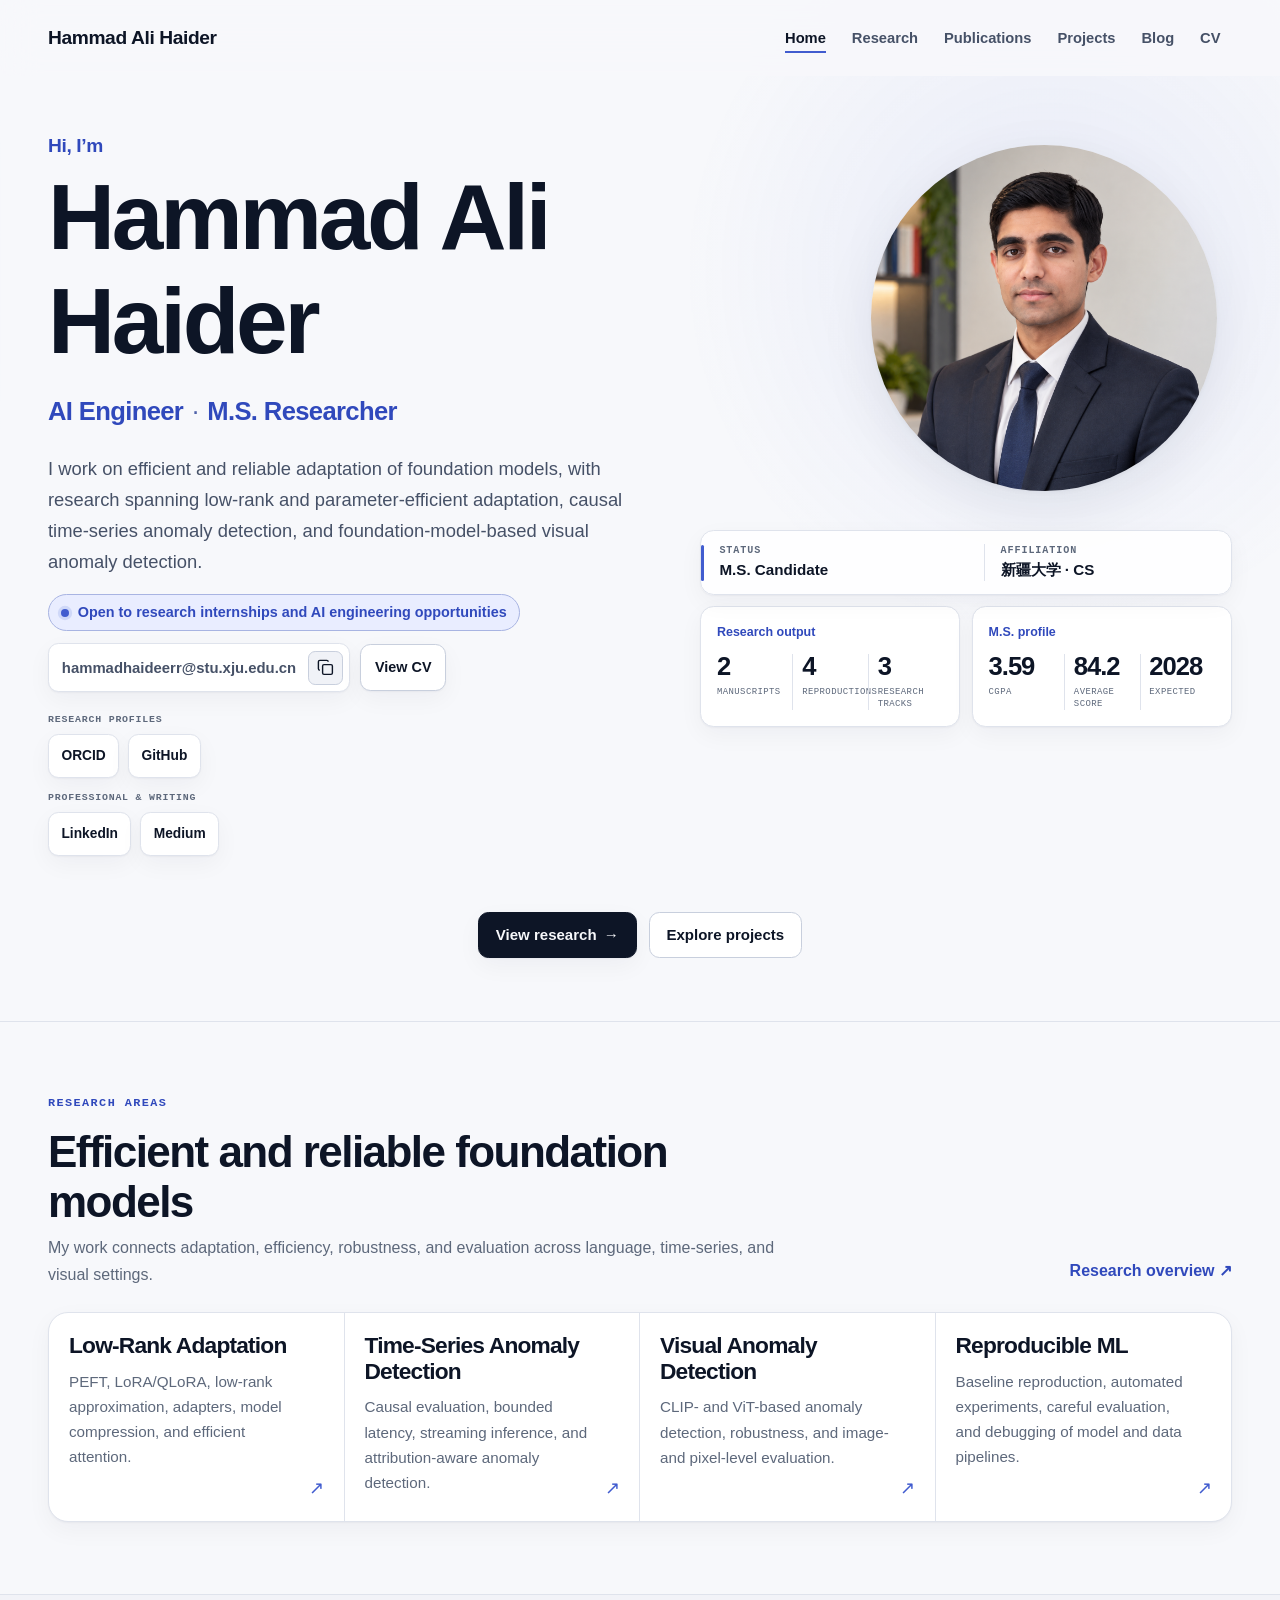
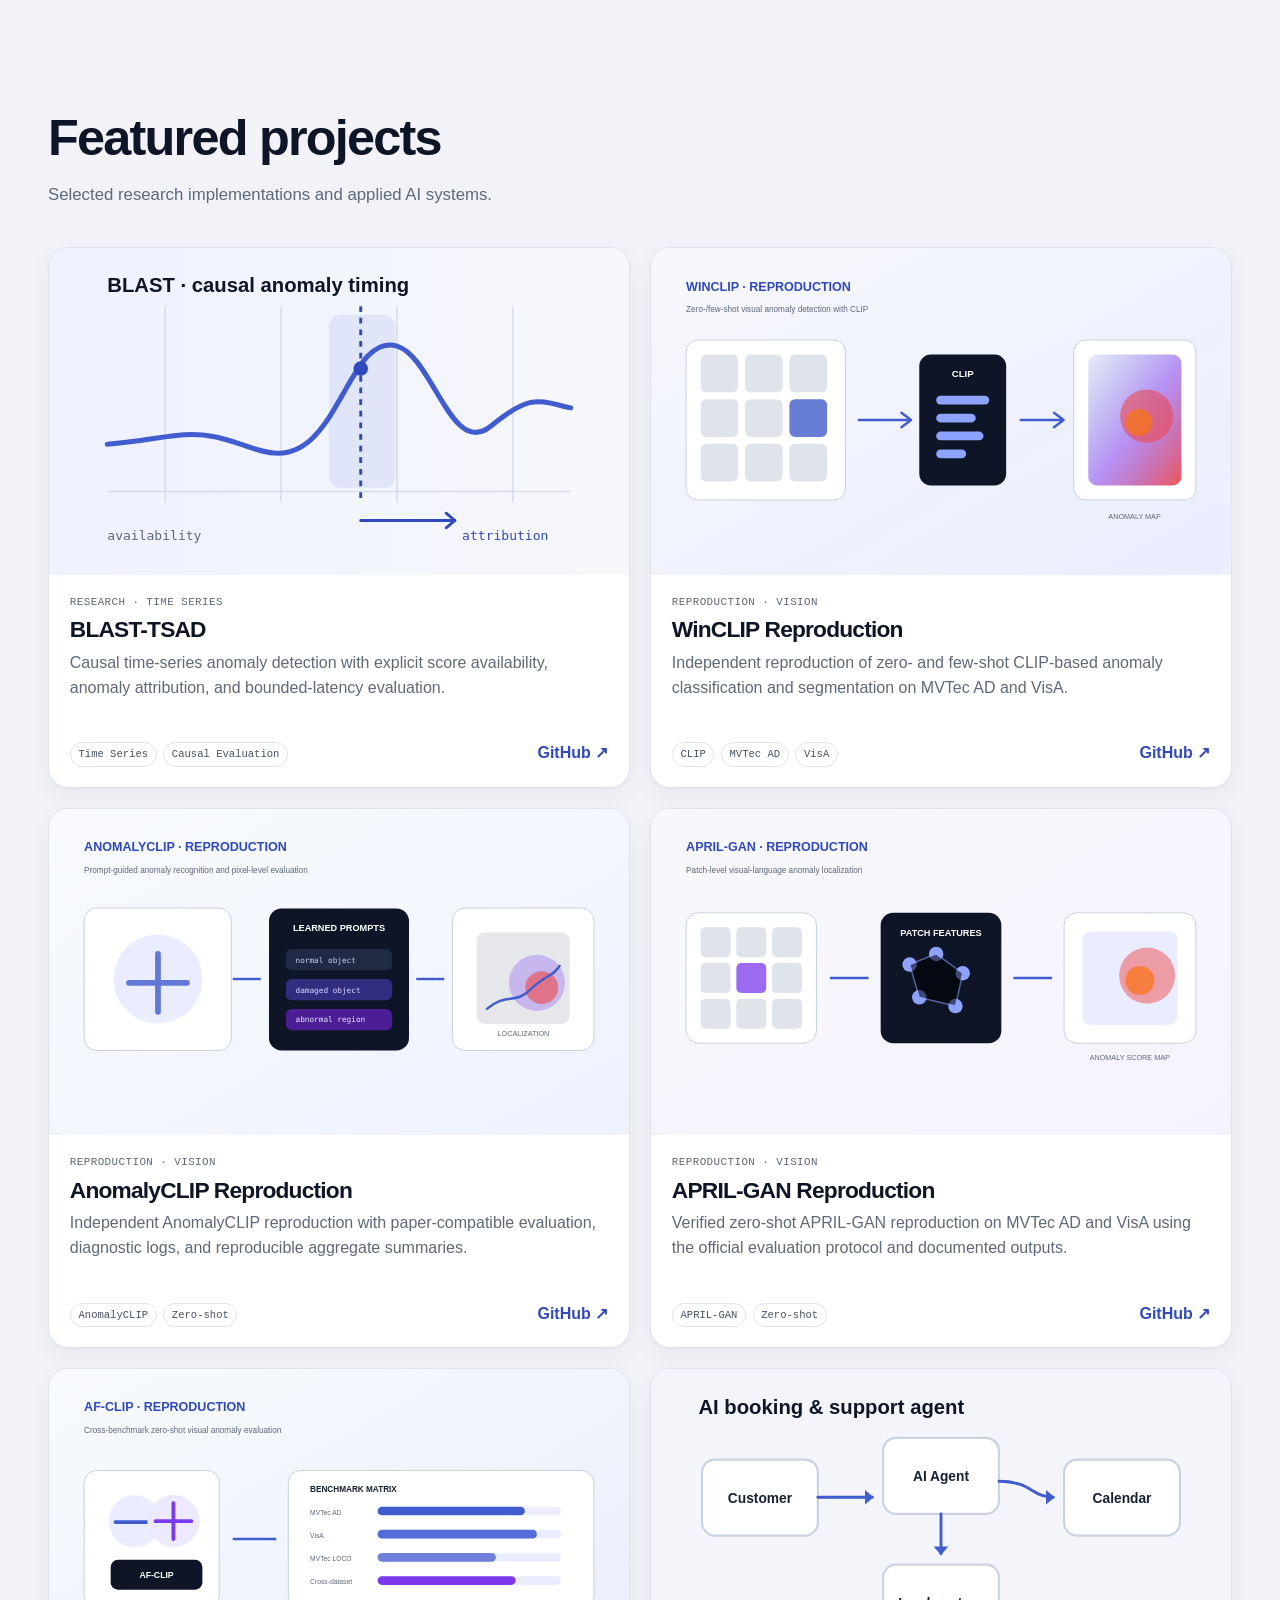
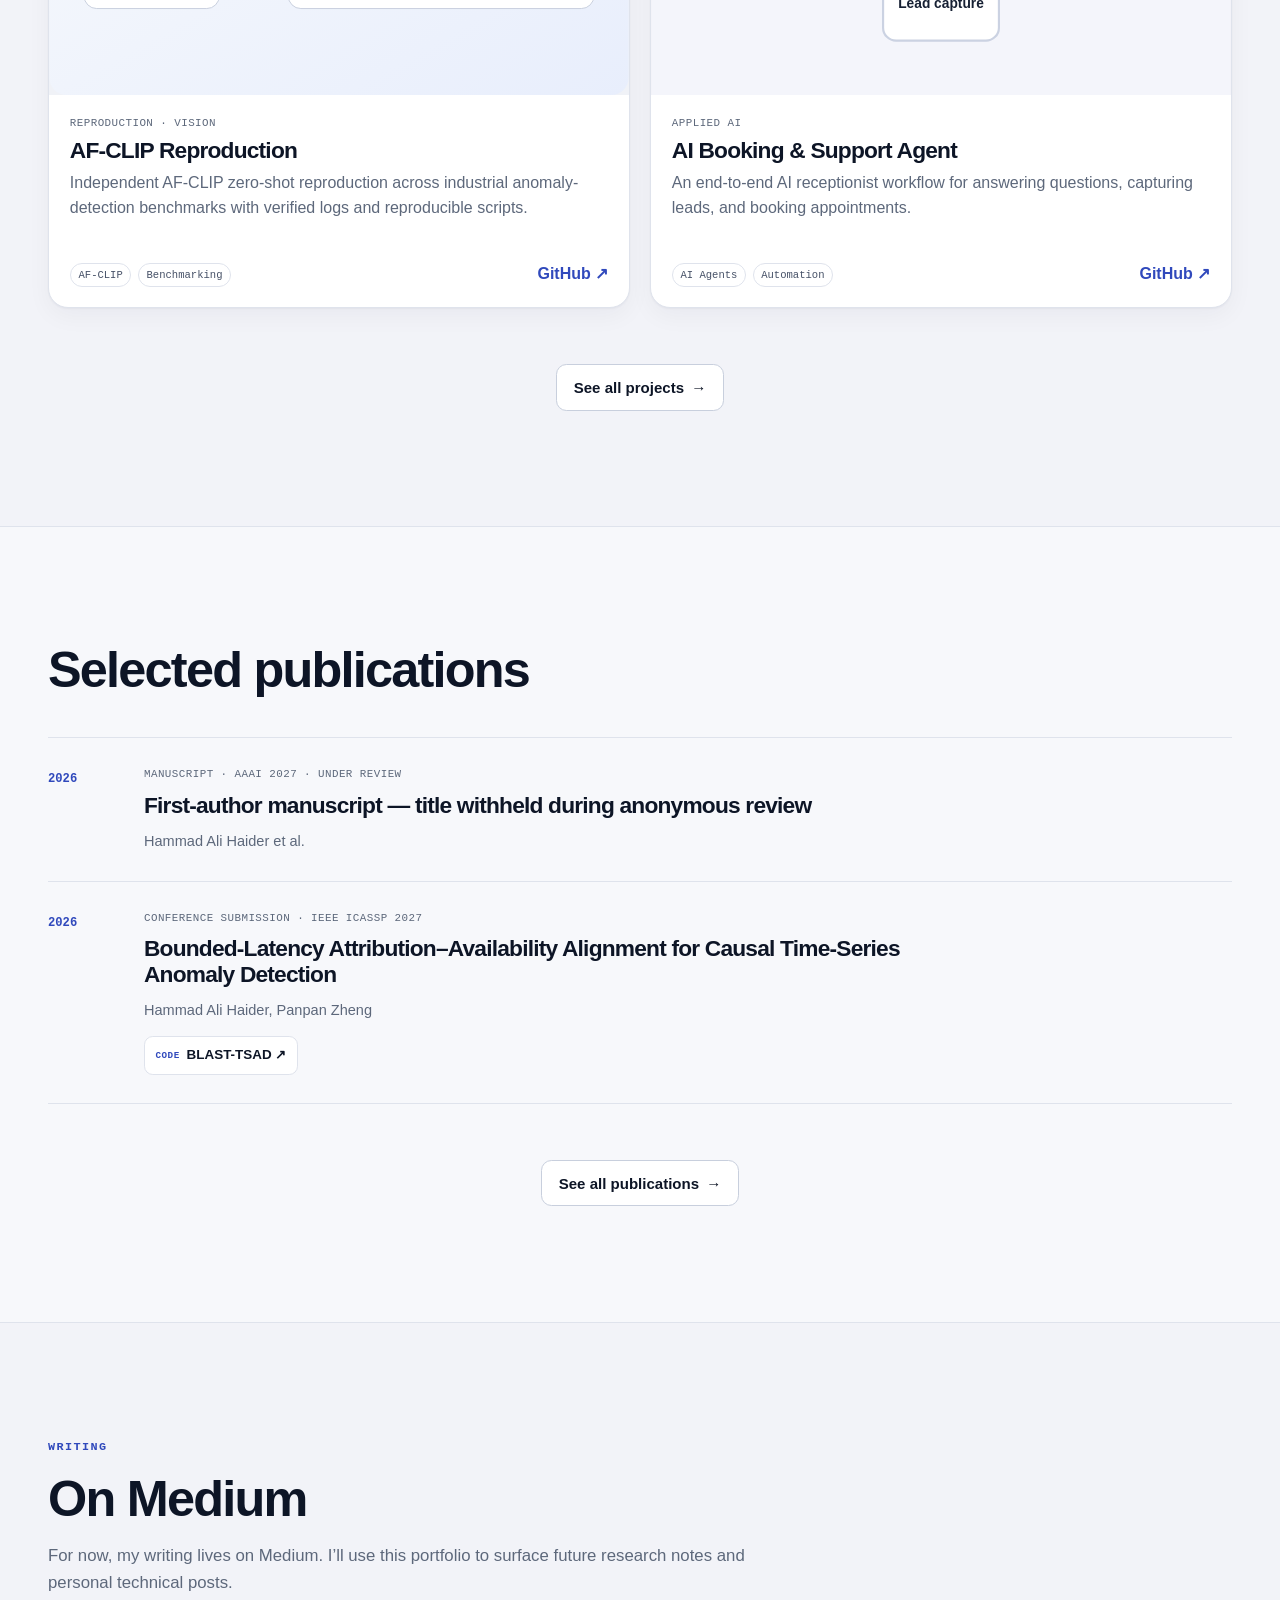
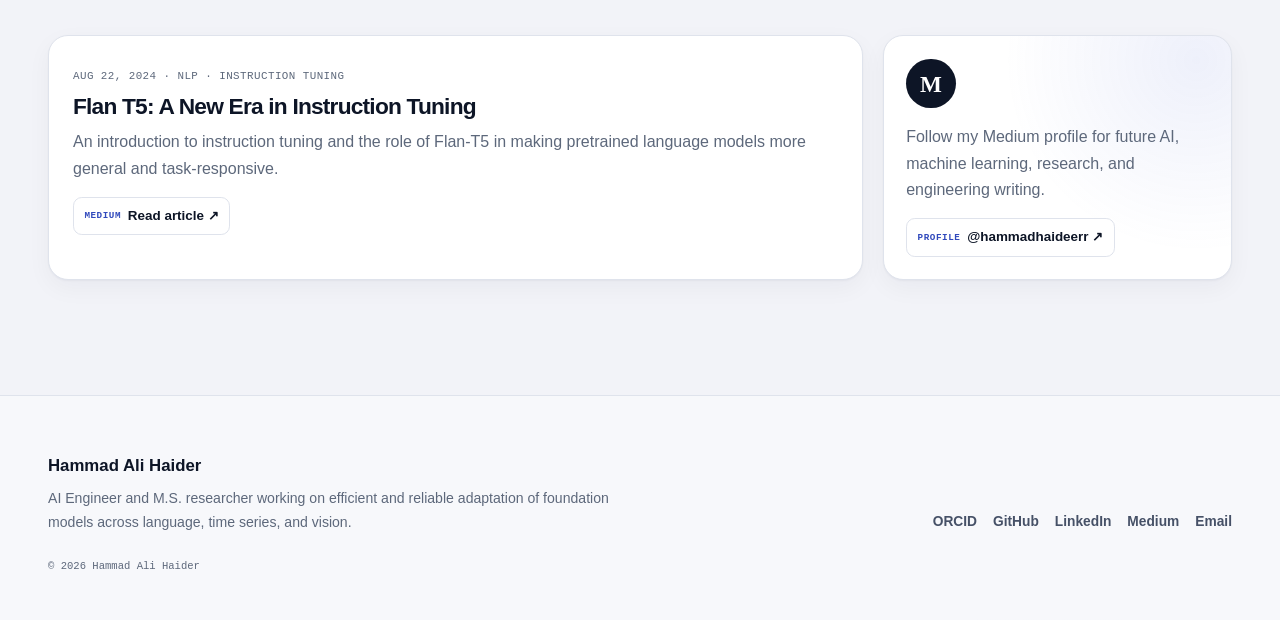
<file: index.html>
<!doctype html>
<html lang="en">
<head>
  <meta charset="utf-8" />
  <meta name="viewport" content="width=device-width,initial-scale=1" />
  <meta name="description" content="Hammad Ali Haider — AI Engineer and M.S. researcher at Xinjiang University working on efficient foundation-model adaptation, time-series anomaly detection, and visual anomaly detection." />
  <meta property="og:image" content="https://hammadhaideer.github.io/assets/hammad-profile.png" />
  <meta name="twitter:card" content="summary" />
  <meta name="twitter:image" content="https://hammadhaideer.github.io/assets/hammad-profile.png" />
  <title>Hammad Ali Haider — AI Engineer & M.S. Researcher</title>
  <link rel="stylesheet" href="assets/styles.css" />
</head>
<body>
<header class="site-header">
  <div class="shell header-inner">
    <a class="wordmark" href="index.html">Hammad Ali Haider</a>
    <nav class="primary-nav" aria-label="Primary navigation">
      <a class="active" href="index.html">Home</a><a href="research.html">Research</a><a href="publications.html">Publications</a><a href="projects.html">Projects</a><a href="https://medium.com/@hammadhaideerr" target="_blank" rel="noopener">Blog</a><a href="cv.html">CV</a>
    </nav>
  </div>
</header>
<main>
  <section class="hero shell">
    <div class="hero-content">
      <div class="hero-identity">
        <p class="hero-intro">Hi, I’m</p>
        <h1>Hammad Ali Haider</h1>
        <p class="hero-role">AI Engineer <span aria-hidden="true">·</span> M.S. Researcher</p>
        <p class="hero-description">I work on efficient and reliable adaptation of foundation models, with research spanning low-rank and parameter-efficient adaptation, causal time-series anomaly detection, and foundation-model-based visual anomaly detection.</p>
        <p class="hero-availability"><span class="hero-availability-dot" aria-hidden="true"></span>Open to research internships and AI engineering opportunities</p>
        <div class="hero-contact-row">
          <div class="hero-email">
            <span class="hero-email-address">hammadhaideerr@stu.xju.edu.cn</span>
            <button class="hero-email-copy" type="button" data-copy-email="hammadhaideerr@stu.xju.edu.cn" aria-label="Copy email address" title="Copy email address">
              <svg class="copy-icon" viewBox="0 0 24 24" fill="none" stroke="currentColor" stroke-width="2" aria-hidden="true"><rect width="14" height="14" x="8" y="8" rx="2"/><path d="M4 16c-1.1 0-2-.9-2-2V4c0-1.1.9-2 2-2h10c1.1 0 2 .9 2 2"/></svg>
              <svg class="copy-check" viewBox="0 0 24 24" fill="none" stroke="currentColor" stroke-width="2" aria-hidden="true"><path d="M20 6 9 17l-5-5"/></svg>
            </button>
            <span class="sr-only" data-copy-status aria-live="polite"></span>
          </div>
          <a class="hero-cv-button" href="cv.html">View CV</a>
        </div>
      </div>

      <div class="hero-profile-column">
        <div class="profile-portrait" aria-label="Portrait of Hammad Ali Haider">
          <div class="portrait-frame"><img src="assets/hammad-profile.png" alt="Hammad Ali Haider" /></div>
        </div>
        <div class="hero-facts" aria-label="Current position">
          <div class="hero-fact">
            <div class="hero-fact-item"><span class="hero-fact-label">Status</span><strong>M.S. Candidate</strong></div>
            <div class="hero-fact-item"><span class="hero-fact-label">Affiliation</span><strong title="Xinjiang University · Computer Science">新疆大学 · CS</strong></div>
          </div>
        </div>
        <div class="hero-metric-panels" aria-label="Academic profile">
          <section class="hero-metric-panel">
            <div class="hero-metric-heading">Research output</div>
            <div class="hero-metric-values">
              <div><strong>2</strong><span>Manuscripts</span></div>
              <div><strong>4</strong><span>Reproductions</span></div>
              <div><strong>3</strong><span>Research tracks</span></div>
            </div>
          </section>
          <section class="hero-metric-panel">
            <div class="hero-metric-heading">M.S. profile</div>
            <div class="hero-metric-values">
              <div><strong>3.59</strong><span>CGPA</span></div>
              <div><strong>84.2</strong><span>Average Score</span></div>
              <div><strong>2028</strong><span>Expected</span></div>
            </div>
          </section>
        </div>
      </div>

      <div class="hero-details">
        <div class="profile-link-groups" aria-label="Professional profiles">
          <div>
            <p class="profile-link-group-label">Research profiles</p>
            <div class="hero-links">
              <a class="profile-link" href="https://orcid.org/0009-0006-5678-9954" target="_blank" rel="me noopener">ORCID</a>
              <a class="profile-link" href="https://github.com/hammadhaideer" target="_blank" rel="me noopener">GitHub</a>
            </div>
          </div>
          <div>
            <p class="profile-link-group-label">Professional & writing</p>
            <div class="hero-links">
              <a class="profile-link" href="https://www.linkedin.com/in/hammad-ali-haider/" target="_blank" rel="me noopener">LinkedIn</a>
              <a class="profile-link" href="https://medium.com/@hammadhaideerr" target="_blank" rel="me noopener">Medium</a>
            </div>
          </div>
        </div>
      </div>

      <div class="hero-actions">
        <a class="button" href="research.html">View research <span aria-hidden="true">→</span></a>
        <a class="button secondary" href="projects.html">Explore projects</a>
      </div>
    </div>
  </section>

  <section class="content-section research-areas-section" aria-labelledby="research-areas-heading">
    <div class="shell">
      <div class="section-heading">
        <div>
          <p class="eyebrow">Research areas</p>
          <h2 id="research-areas-heading">Efficient and reliable foundation models</h2>
          <p class="section-description">My work connects adaptation, efficiency, robustness, and evaluation across language, time-series, and visual settings.</p>
        </div>
        <a class="section-link" href="research.html">Research overview ↗</a>
      </div>
      <div class="research-grid">
        <a class="research-card" href="research.html#adaptation"><h3>Low-Rank Adaptation</h3><p>PEFT, LoRA/QLoRA, low-rank approximation, adapters, model compression, and efficient attention.</p></a>
        <a class="research-card" href="research.html#time-series"><h3>Time-Series Anomaly Detection</h3><p>Causal evaluation, bounded latency, streaming inference, and attribution-aware anomaly detection.</p></a>
        <a class="research-card" href="research.html#vision"><h3>Visual Anomaly Detection</h3><p>CLIP- and ViT-based anomaly detection, robustness, and image- and pixel-level evaluation.</p></a>
        <a class="research-card" href="research.html#reproducibility"><h3>Reproducible ML</h3><p>Baseline reproduction, automated experiments, careful evaluation, and debugging of model and data pipelines.</p></a>
      </div>
    </div>
  </section>

  <section class="content-section subtle" aria-labelledby="featured-projects-heading">
    <div class="shell">
      <div class="section-heading">
        <div><h2 id="featured-projects-heading">Featured projects</h2><p class="section-description">Selected research implementations and applied AI systems.</p></div>
      </div>
      <div class="project-grid">
        <article class="project-card"><a class="project-card-visual" href="https://github.com/hammadhaideer/BLAST-TSAD" target="_blank" rel="noopener"><img src="assets/blast.svg" alt="Professional timeline illustration for BLAST-TSAD" /></a><div class="project-card-body"><p class="kicker">Research · Time series</p><h3>BLAST-TSAD</h3><p>Causal time-series anomaly detection with explicit score availability, anomaly attribution, and bounded-latency evaluation.</p><div class="project-card-footer"><div class="tag-row"><span class="tag">Time Series</span><span class="tag">Causal Evaluation</span></div><a class="text-link" href="https://github.com/hammadhaideer/BLAST-TSAD" target="_blank" rel="noopener">GitHub ↗</a></div></div></article>
        <article class="project-card"><a class="project-card-visual" href="https://github.com/hammadhaideer/winclip-reproduced" target="_blank" rel="noopener"><img src="assets/winclip.svg" alt="Professional technical illustration for the WinCLIP reproduction" /></a><div class="project-card-body"><p class="kicker">Reproduction · Vision</p><h3>WinCLIP Reproduction</h3><p>Independent reproduction of zero- and few-shot CLIP-based anomaly classification and segmentation on MVTec AD and VisA.</p><div class="project-card-footer"><div class="tag-row"><span class="tag">CLIP</span><span class="tag">MVTec AD</span><span class="tag">VisA</span></div><a class="text-link" href="https://github.com/hammadhaideer/winclip-reproduced" target="_blank" rel="noopener">GitHub ↗</a></div></div></article>
        <article class="project-card"><a class="project-card-visual" href="https://github.com/hammadhaideer/anomalyclip-reproduced" target="_blank" rel="noopener"><img src="assets/anomalyclip.svg" alt="Professional technical illustration for the AnomalyCLIP reproduction" /></a><div class="project-card-body"><p class="kicker">Reproduction · Vision</p><h3>AnomalyCLIP Reproduction</h3><p>Independent AnomalyCLIP reproduction with paper-compatible evaluation, diagnostic logs, and reproducible aggregate summaries.</p><div class="project-card-footer"><div class="tag-row"><span class="tag">AnomalyCLIP</span><span class="tag">Zero-shot</span></div><a class="text-link" href="https://github.com/hammadhaideer/anomalyclip-reproduced" target="_blank" rel="noopener">GitHub ↗</a></div></div></article>
        <article class="project-card"><a class="project-card-visual" href="https://github.com/hammadhaideer/april-gan-reproduced" target="_blank" rel="noopener"><img src="assets/aprilgan.svg" alt="Professional technical illustration for the APRIL-GAN reproduction" /></a><div class="project-card-body"><p class="kicker">Reproduction · Vision</p><h3>APRIL-GAN Reproduction</h3><p>Verified zero-shot APRIL-GAN reproduction on MVTec AD and VisA using the official evaluation protocol and documented outputs.</p><div class="project-card-footer"><div class="tag-row"><span class="tag">APRIL-GAN</span><span class="tag">Zero-shot</span></div><a class="text-link" href="https://github.com/hammadhaideer/april-gan-reproduced" target="_blank" rel="noopener">GitHub ↗</a></div></div></article>
        <article class="project-card"><a class="project-card-visual" href="https://github.com/hammadhaideer/af-clip-reproduced" target="_blank" rel="noopener"><img src="assets/afclip.svg" alt="Professional technical illustration for the AF-CLIP reproduction" /></a><div class="project-card-body"><p class="kicker">Reproduction · Vision</p><h3>AF-CLIP Reproduction</h3><p>Independent AF-CLIP zero-shot reproduction across industrial anomaly-detection benchmarks with verified logs and reproducible scripts.</p><div class="project-card-footer"><div class="tag-row"><span class="tag">AF-CLIP</span><span class="tag">Benchmarking</span></div><a class="text-link" href="https://github.com/hammadhaideer/af-clip-reproduced" target="_blank" rel="noopener">GitHub ↗</a></div></div></article>
        <article class="project-card"><a class="project-card-visual" href="https://github.com/hammadhaideer/ai-booking-agent" target="_blank" rel="noopener"><img src="assets/agent.svg" alt="Professional workflow illustration for the AI Booking and Support Agent" /></a><div class="project-card-body"><p class="kicker">Applied AI</p><h3>AI Booking & Support Agent</h3><p>An end-to-end AI receptionist workflow for answering questions, capturing leads, and booking appointments.</p><div class="project-card-footer"><div class="tag-row"><span class="tag">AI Agents</span><span class="tag">Automation</span></div><a class="text-link" href="https://github.com/hammadhaideer/ai-booking-agent" target="_blank" rel="noopener">GitHub ↗</a></div></div></article>
      </div>
      <div class="hero-actions"><a class="button secondary" href="projects.html">See all projects <span aria-hidden="true">→</span></a></div>
    </div>
  </section>

  <section class="content-section" aria-labelledby="selected-publications-heading"><div class="shell"><div class="section-heading"><div><h2 id="selected-publications-heading">Selected publications</h2></div></div><div class="publication-list"><article class="publication-item"><div class="publication-year">2026</div><div class="publication-content"><p class="publication-meta">Manuscript · AAAI 2027 · Under review</p><h3>First-author manuscript — title withheld during anonymous review</h3><p class="publication-authors">Hammad Ali Haider et al.</p></div></article><article class="publication-item"><div class="publication-year">2026</div><div class="publication-content"><p class="publication-meta">Conference submission · IEEE ICASSP 2027</p><h3>Bounded-Latency Attribution–Availability Alignment for Causal Time-Series Anomaly Detection</h3><p class="publication-authors">Hammad Ali Haider, Panpan Zheng</p><div class="publication-links"><a class="link-chip" href="https://github.com/hammadhaideer/BLAST-TSAD" target="_blank" rel="noopener"><small>Code</small> BLAST-TSAD ↗</a></div></div></article></div><div class="hero-actions"><a class="button secondary" href="publications.html">See all publications <span aria-hidden="true">→</span></a></div></div></section>

  <section class="content-section subtle" aria-labelledby="writing-heading"><div class="shell"><div class="section-heading"><div><p class="eyebrow">Writing</p><h2 id="writing-heading">On Medium</h2><p class="section-description">For now, my writing lives on Medium. I’ll use this portfolio to surface future research notes and personal technical posts.</p></div></div><div class="writing-grid"><article class="writing-card"><p class="post-card-meta">Aug 22, 2024 · NLP · Instruction tuning</p><h3>Flan T5: A New Era in Instruction Tuning</h3><p>An introduction to instruction tuning and the role of Flan-T5 in making pretrained language models more general and task-responsive.</p><div class="publication-links"><a class="link-chip" href="https://medium.com/@hammadhaideerr/flan-t5-a-new-era-in-instruction-tuning-8e68f5d72b8e" target="_blank" rel="noopener"><small>Medium</small> Read article ↗</a></div></article><aside class="medium-profile-card"><div><span class="medium-mark">M</span><p>Follow my Medium profile for future AI, machine learning, research, and engineering writing.</p></div><div class="publication-links"><a class="link-chip" href="https://medium.com/@hammadhaideerr" target="_blank" rel="noopener"><small>Profile</small> @hammadhaideerr ↗</a></div></aside></div></div></section>
</main>
<footer class="footer"><div class="shell"><div class="footer-inner"><div><strong>Hammad Ali Haider</strong><p class="footer-description">AI Engineer and M.S. researcher working on efficient and reliable adaptation of foundation models across language, time series, and vision.</p></div><div class="footer-links"><a href="https://orcid.org/0009-0006-5678-9954" target="_blank" rel="me noopener">ORCID</a><a href="https://github.com/hammadhaideer" target="_blank" rel="me noopener">GitHub</a><a href="https://www.linkedin.com/in/hammad-ali-haider/" target="_blank" rel="me noopener">LinkedIn</a><a href="https://medium.com/@hammadhaideerr" target="_blank" rel="me noopener">Medium</a><a href="mailto:hammadhaideerr@stu.xju.edu.cn">Email</a></div></div><p class="footer-copy">© <span data-year></span> Hammad Ali Haider</p></div></footer>
<script src="assets/app.js"></script>
</body>
</html>
</file>
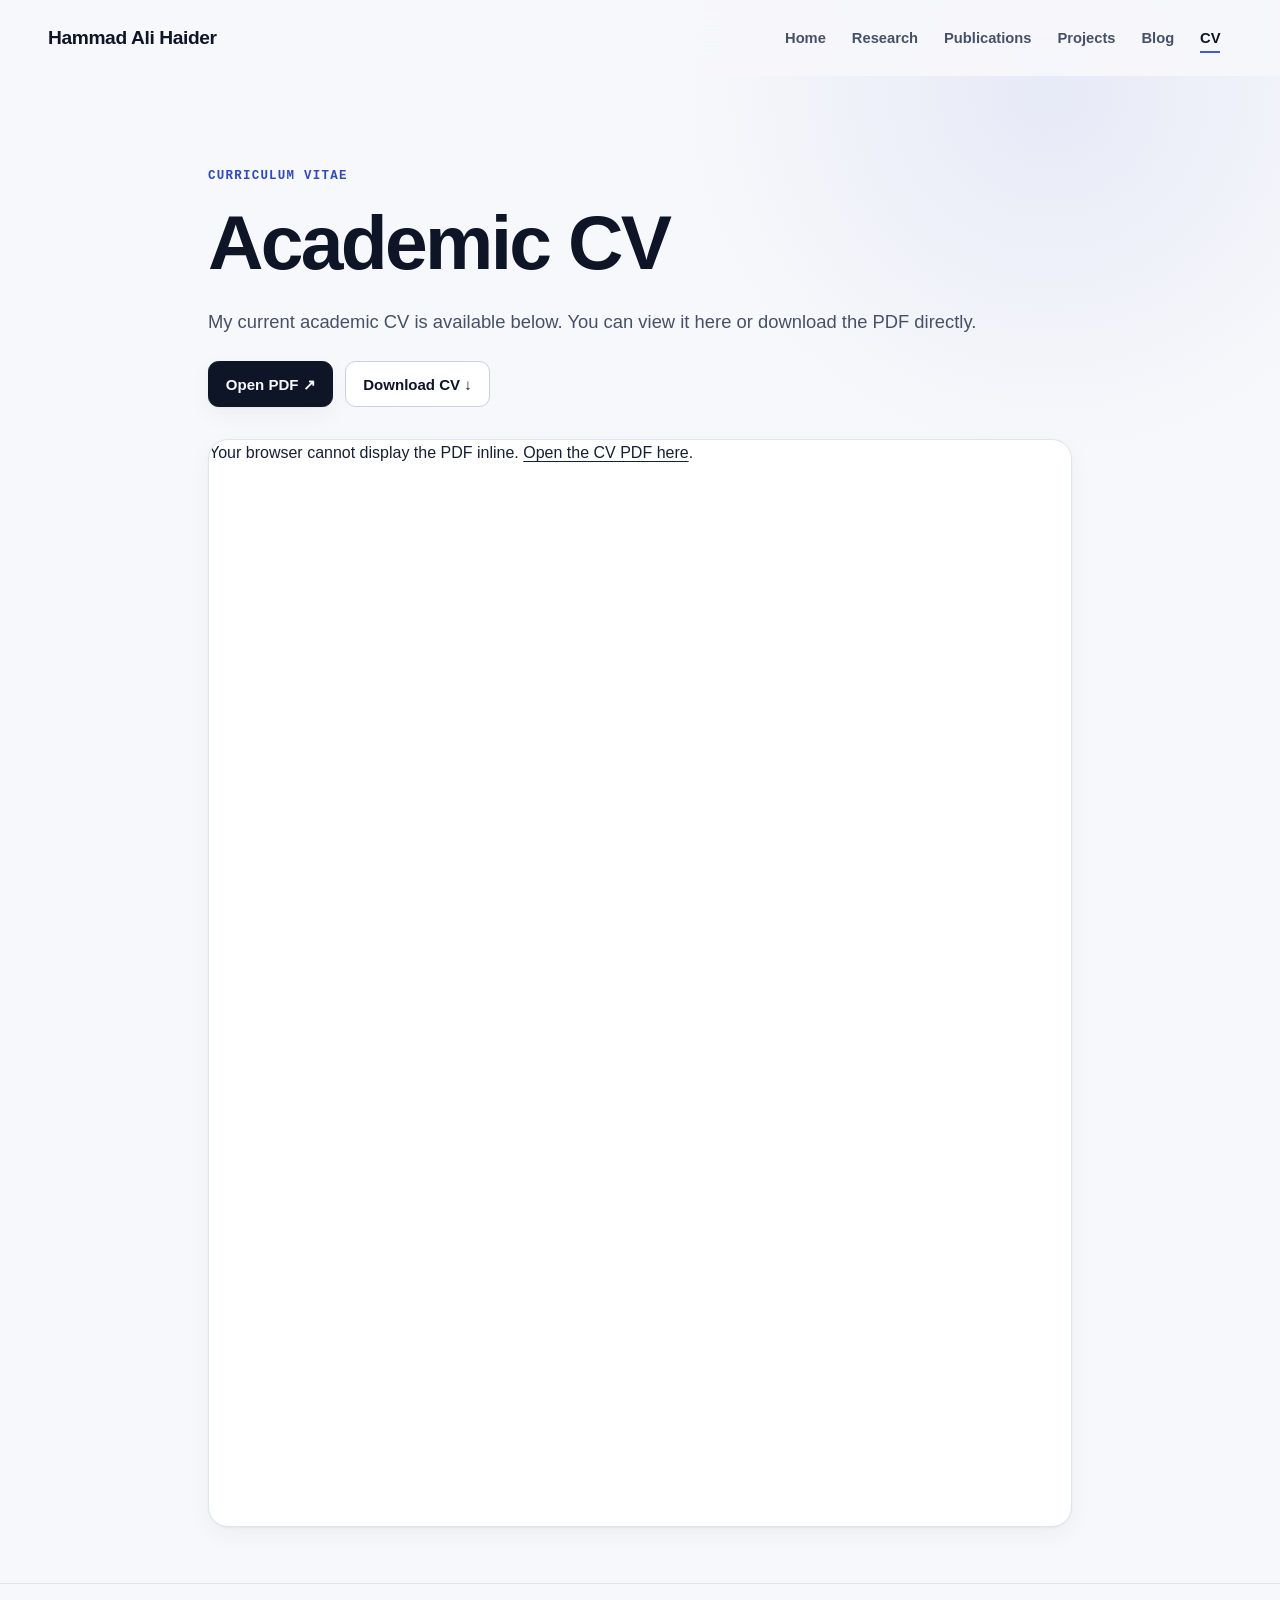
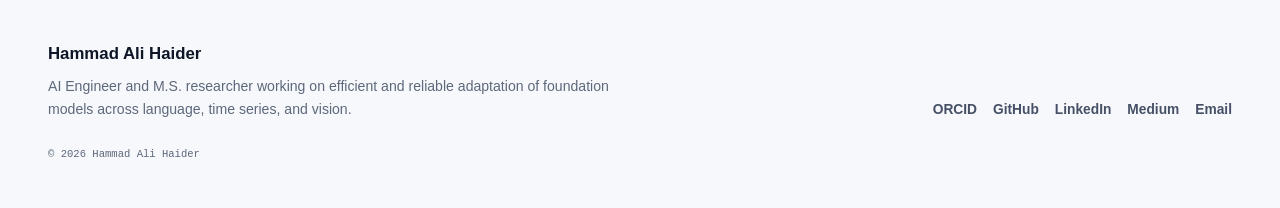
<file: cv.html>
<!doctype html>
<html lang="en">
<head>
  <meta charset="utf-8" />
  <meta name="viewport" content="width=device-width,initial-scale=1" />
  <title>CV — Hammad Ali Haider</title>
  <link rel="stylesheet" href="assets/styles.css" />
  <style>
    .cv-actions{display:flex;flex-wrap:wrap;gap:.75rem;margin-top:1.5rem}
    .cv-viewer{margin-top:2rem;height:68rem;border:1px solid var(--border);border-radius:var(--radius-lg);background:var(--surface);box-shadow:var(--shadow-sm);overflow:hidden}
    .cv-viewer object{display:block;width:100%;height:100%;border:0}
    @media(max-width:760px){.cv-viewer{height:44rem}}
  </style>
</head>
<body>
<header class="site-header">
  <div class="shell header-inner">
    <a class="wordmark" href="index.html">Hammad Ali Haider</a>
    <nav class="primary-nav" aria-label="Primary navigation">
      <a href="index.html">Home</a><a href="research.html">Research</a><a href="publications.html">Publications</a><a href="projects.html">Projects</a><a href="https://medium.com/@hammadhaideerr" target="_blank" rel="noopener">Blog</a><a href="cv.html" class="active">CV</a>
    </nav>
  </div>
</header>
<main>
  <section class="page-head narrow-shell">
    <p class="page-label">Curriculum vitae</p>
    <h1>Academic CV</h1>
    <p class="page-lead">My current academic CV is available below. You can view it here or download the PDF directly.</p>
    <div class="cv-actions">
      <a class="button" href="cv/hammad-ali-haider-cv.pdf" target="_blank" rel="noopener">Open PDF ↗</a>
      <a class="button secondary" href="cv/hammad-ali-haider-cv.pdf" download="Hammad_Ali_Haider_Academic_CV.pdf">Download CV ↓</a>
    </div>
    <div class="cv-viewer" aria-label="Hammad Ali Haider academic CV">
      <object data="cv/hammad-ali-haider-cv.pdf#view=FitH" type="application/pdf">
        <p>Your browser cannot display the PDF inline. <a href="cv/hammad-ali-haider-cv.pdf">Open the CV PDF here</a>.</p>
      </object>
    </div>
  </section>
</main>
<footer class="footer"><div class="shell"><div class="footer-inner"><div><strong>Hammad Ali Haider</strong><p class="footer-description">AI Engineer and M.S. researcher working on efficient and reliable adaptation of foundation models across language, time series, and vision.</p></div><div class="footer-links"><a href="https://orcid.org/0009-0006-5678-9954" target="_blank" rel="me noopener">ORCID</a><a href="https://github.com/hammadhaideer" target="_blank" rel="me noopener">GitHub</a><a href="https://www.linkedin.com/in/hammad-ali-haider/" target="_blank" rel="me noopener">LinkedIn</a><a href="https://medium.com/@hammadhaideerr" target="_blank" rel="me noopener">Medium</a><a href="mailto:hammadhaideerr@stu.xju.edu.cn">Email</a></div></div><p class="footer-copy">© <span data-year></span> Hammad Ali Haider</p></div></footer>
<script src="assets/app.js"></script>
</body>
</html>
</file>
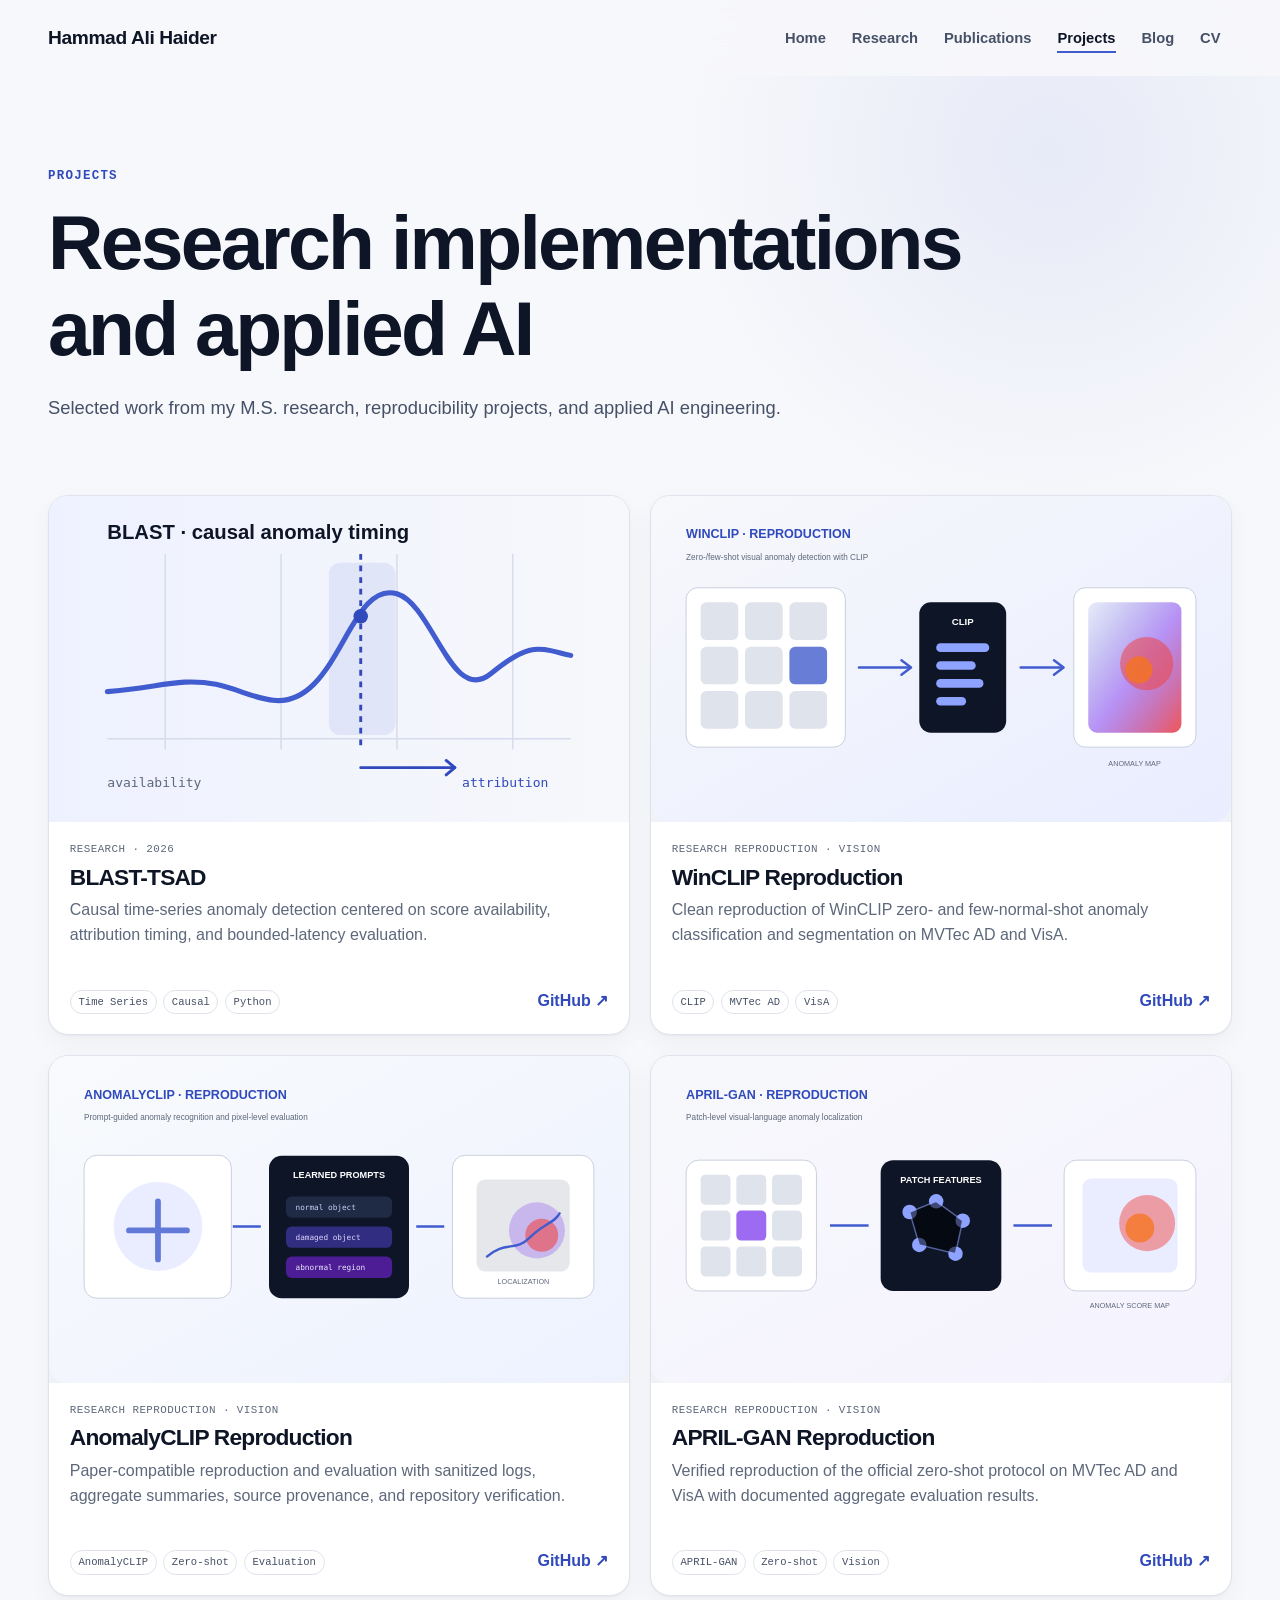
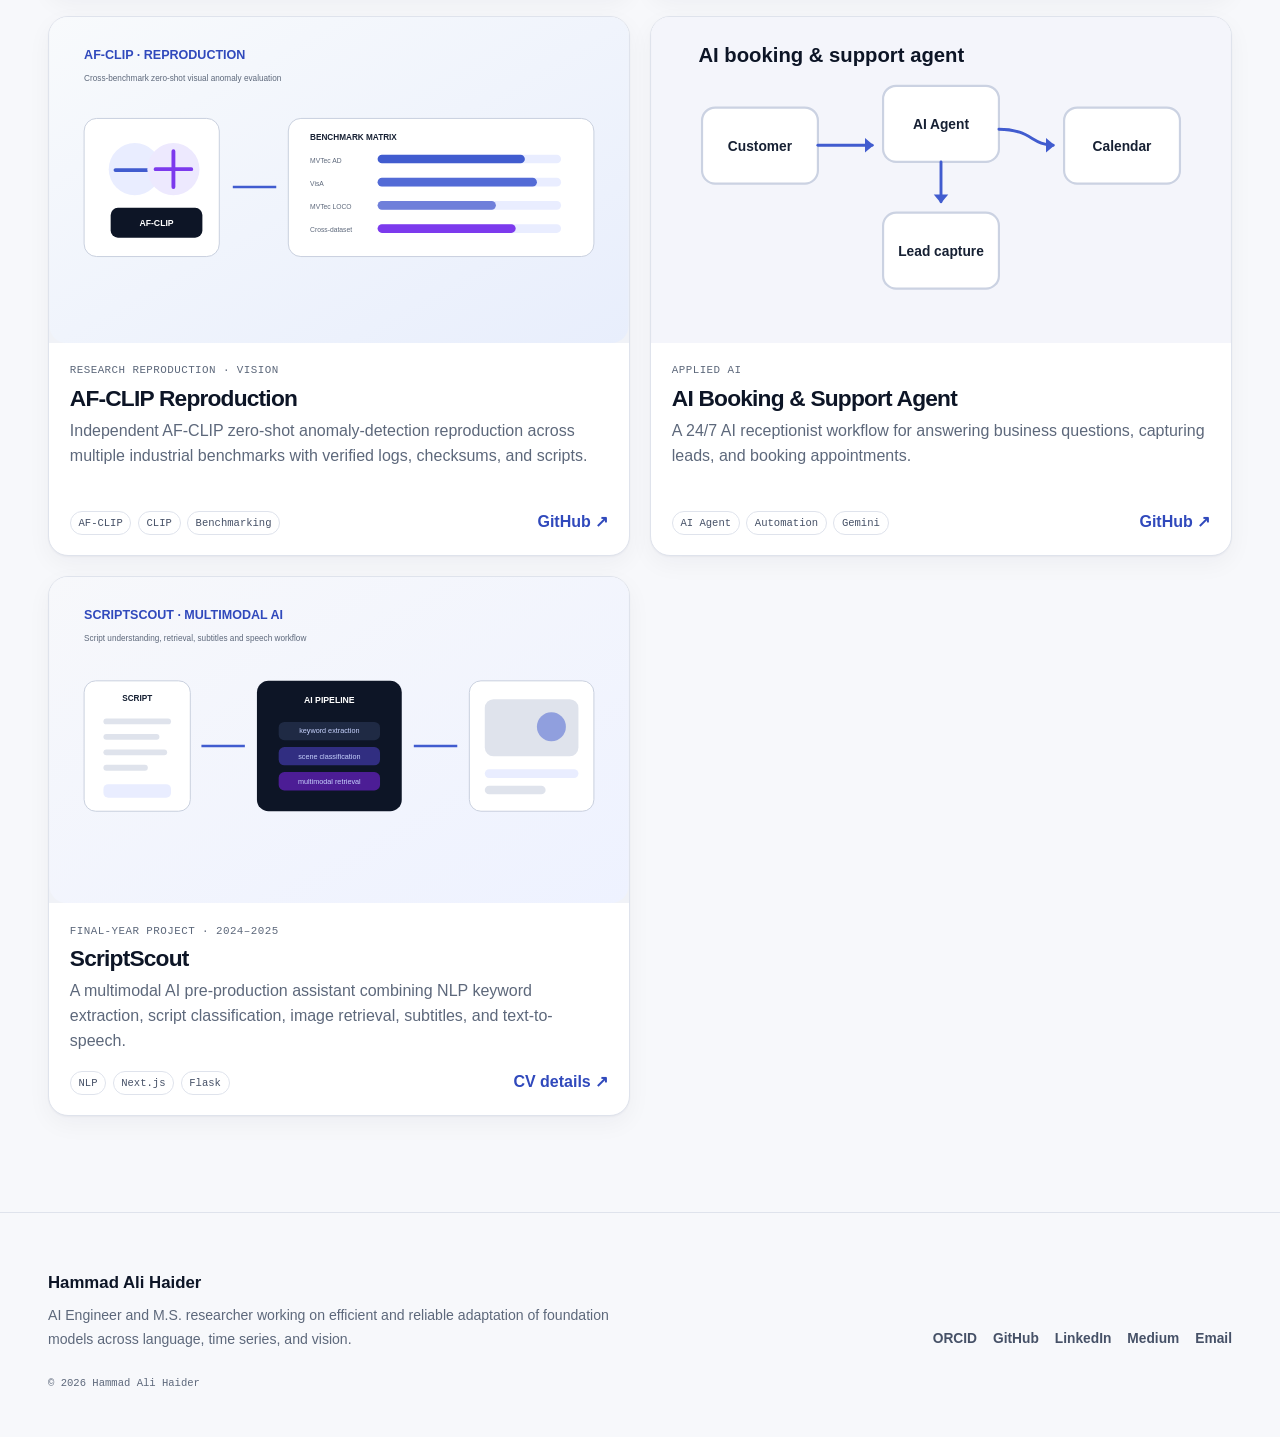
<file: projects.html>
<!doctype html>
<html lang="en">
<head>
  <meta charset="utf-8" />
  <meta name="viewport" content="width=device-width,initial-scale=1" />
  <meta name="description" content="Research and engineering projects by Hammad Ali Haider." />
  <title>Projects — Hammad Ali Haider</title>
  <link rel="stylesheet" href="assets/styles.css" />
</head>
<body>
<header class="site-header">
  <div class="shell header-inner">
    <a class="wordmark" href="index.html">Hammad Ali Haider</a>
    <nav class="primary-nav" aria-label="Primary navigation">
      <a href="index.html">Home</a><a href="research.html">Research</a><a href="publications.html">Publications</a><a class="active" href="projects.html">Projects</a><a href="https://medium.com/@hammadhaideerr" target="_blank" rel="noopener">Blog</a><a href="cv.html">CV</a>
    </nav>
  </div>
</header>
<main class="projects-page">
  <section class="page-head shell">
    <p class="page-label">Projects</p>
    <h1>Research implementations and applied AI</h1>
    <p class="page-lead">Selected work from my M.S. research, reproducibility projects, and applied AI engineering.</p>
  </section>
  <section class="shell">
    <div class="project-grid">
      <article class="project-card"><a class="project-card-visual" href="https://github.com/hammadhaideer/BLAST-TSAD" target="_blank" rel="noopener"><img src="assets/blast.svg" alt="Professional timeline illustration for BLAST-TSAD" /></a><div class="project-card-body"><p class="kicker">Research · 2026</p><h3>BLAST-TSAD</h3><p>Causal time-series anomaly detection centered on score availability, attribution timing, and bounded-latency evaluation.</p><div class="project-card-footer"><div class="tag-row"><span class="tag">Time Series</span><span class="tag">Causal</span><span class="tag">Python</span></div><a class="text-link" href="https://github.com/hammadhaideer/BLAST-TSAD" target="_blank" rel="noopener">GitHub ↗</a></div></div></article>
      <article class="project-card"><a class="project-card-visual" href="https://github.com/hammadhaideer/winclip-reproduced" target="_blank" rel="noopener"><img src="assets/winclip.svg" alt="Professional technical illustration for WinCLIP reproduction" /></a><div class="project-card-body"><p class="kicker">Research reproduction · Vision</p><h3>WinCLIP Reproduction</h3><p>Clean reproduction of WinCLIP zero- and few-normal-shot anomaly classification and segmentation on MVTec AD and VisA.</p><div class="project-card-footer"><div class="tag-row"><span class="tag">CLIP</span><span class="tag">MVTec AD</span><span class="tag">VisA</span></div><a class="text-link" href="https://github.com/hammadhaideer/winclip-reproduced" target="_blank" rel="noopener">GitHub ↗</a></div></div></article>
      <article class="project-card"><a class="project-card-visual" href="https://github.com/hammadhaideer/anomalyclip-reproduced" target="_blank" rel="noopener"><img src="assets/anomalyclip.svg" alt="Professional technical illustration for AnomalyCLIP reproduction" /></a><div class="project-card-body"><p class="kicker">Research reproduction · Vision</p><h3>AnomalyCLIP Reproduction</h3><p>Paper-compatible reproduction and evaluation with sanitized logs, aggregate summaries, source provenance, and repository verification.</p><div class="project-card-footer"><div class="tag-row"><span class="tag">AnomalyCLIP</span><span class="tag">Zero-shot</span><span class="tag">Evaluation</span></div><a class="text-link" href="https://github.com/hammadhaideer/anomalyclip-reproduced" target="_blank" rel="noopener">GitHub ↗</a></div></div></article>
      <article class="project-card"><a class="project-card-visual" href="https://github.com/hammadhaideer/april-gan-reproduced" target="_blank" rel="noopener"><img src="assets/aprilgan.svg" alt="Professional technical illustration for APRIL-GAN reproduction" /></a><div class="project-card-body"><p class="kicker">Research reproduction · Vision</p><h3>APRIL-GAN Reproduction</h3><p>Verified reproduction of the official zero-shot protocol on MVTec AD and VisA with documented aggregate evaluation results.</p><div class="project-card-footer"><div class="tag-row"><span class="tag">APRIL-GAN</span><span class="tag">Zero-shot</span><span class="tag">Vision</span></div><a class="text-link" href="https://github.com/hammadhaideer/april-gan-reproduced" target="_blank" rel="noopener">GitHub ↗</a></div></div></article>
      <article class="project-card"><a class="project-card-visual" href="https://github.com/hammadhaideer/af-clip-reproduced" target="_blank" rel="noopener"><img src="assets/afclip.svg" alt="Professional technical illustration for AF-CLIP reproduction" /></a><div class="project-card-body"><p class="kicker">Research reproduction · Vision</p><h3>AF-CLIP Reproduction</h3><p>Independent AF-CLIP zero-shot anomaly-detection reproduction across multiple industrial benchmarks with verified logs, checksums, and scripts.</p><div class="project-card-footer"><div class="tag-row"><span class="tag">AF-CLIP</span><span class="tag">CLIP</span><span class="tag">Benchmarking</span></div><a class="text-link" href="https://github.com/hammadhaideer/af-clip-reproduced" target="_blank" rel="noopener">GitHub ↗</a></div></div></article>
      <article class="project-card"><a class="project-card-visual" href="https://github.com/hammadhaideer/ai-booking-agent" target="_blank" rel="noopener"><img src="assets/agent.svg" alt="Professional workflow illustration for AI Booking and Support Agent" /></a><div class="project-card-body"><p class="kicker">Applied AI</p><h3>AI Booking & Support Agent</h3><p>A 24/7 AI receptionist workflow for answering business questions, capturing leads, and booking appointments.</p><div class="project-card-footer"><div class="tag-row"><span class="tag">AI Agent</span><span class="tag">Automation</span><span class="tag">Gemini</span></div><a class="text-link" href="https://github.com/hammadhaideer/ai-booking-agent" target="_blank" rel="noopener">GitHub ↗</a></div></div></article>
      <article class="project-card"><a class="project-card-visual" href="cv.html"><img src="assets/scriptscout.svg" alt="Professional multimodal workflow illustration for ScriptScout" /></a><div class="project-card-body"><p class="kicker">Final-year project · 2024–2025</p><h3>ScriptScout</h3><p>A multimodal AI pre-production assistant combining NLP keyword extraction, script classification, image retrieval, subtitles, and text-to-speech.</p><div class="project-card-footer"><div class="tag-row"><span class="tag">NLP</span><span class="tag">Next.js</span><span class="tag">Flask</span></div><a class="text-link" href="cv.html">CV details ↗</a></div></div></article>
    </div>
  </section>
</main>
<footer class="footer"><div class="shell"><div class="footer-inner"><div><strong>Hammad Ali Haider</strong><p class="footer-description">AI Engineer and M.S. researcher working on efficient and reliable adaptation of foundation models across language, time series, and vision.</p></div><div class="footer-links"><a href="https://orcid.org/0009-0006-5678-9954" target="_blank" rel="me noopener">ORCID</a><a href="https://github.com/hammadhaideer" target="_blank" rel="me noopener">GitHub</a><a href="https://www.linkedin.com/in/hammad-ali-haider/" target="_blank" rel="me noopener">LinkedIn</a><a href="https://medium.com/@hammadhaideerr" target="_blank" rel="me noopener">Medium</a><a href="mailto:hammadhaideerr@stu.xju.edu.cn">Email</a></div></div><p class="footer-copy">© <span data-year></span> Hammad Ali Haider</p></div></footer>
<script src="assets/app.js"></script>
</body>
</html>
</file>
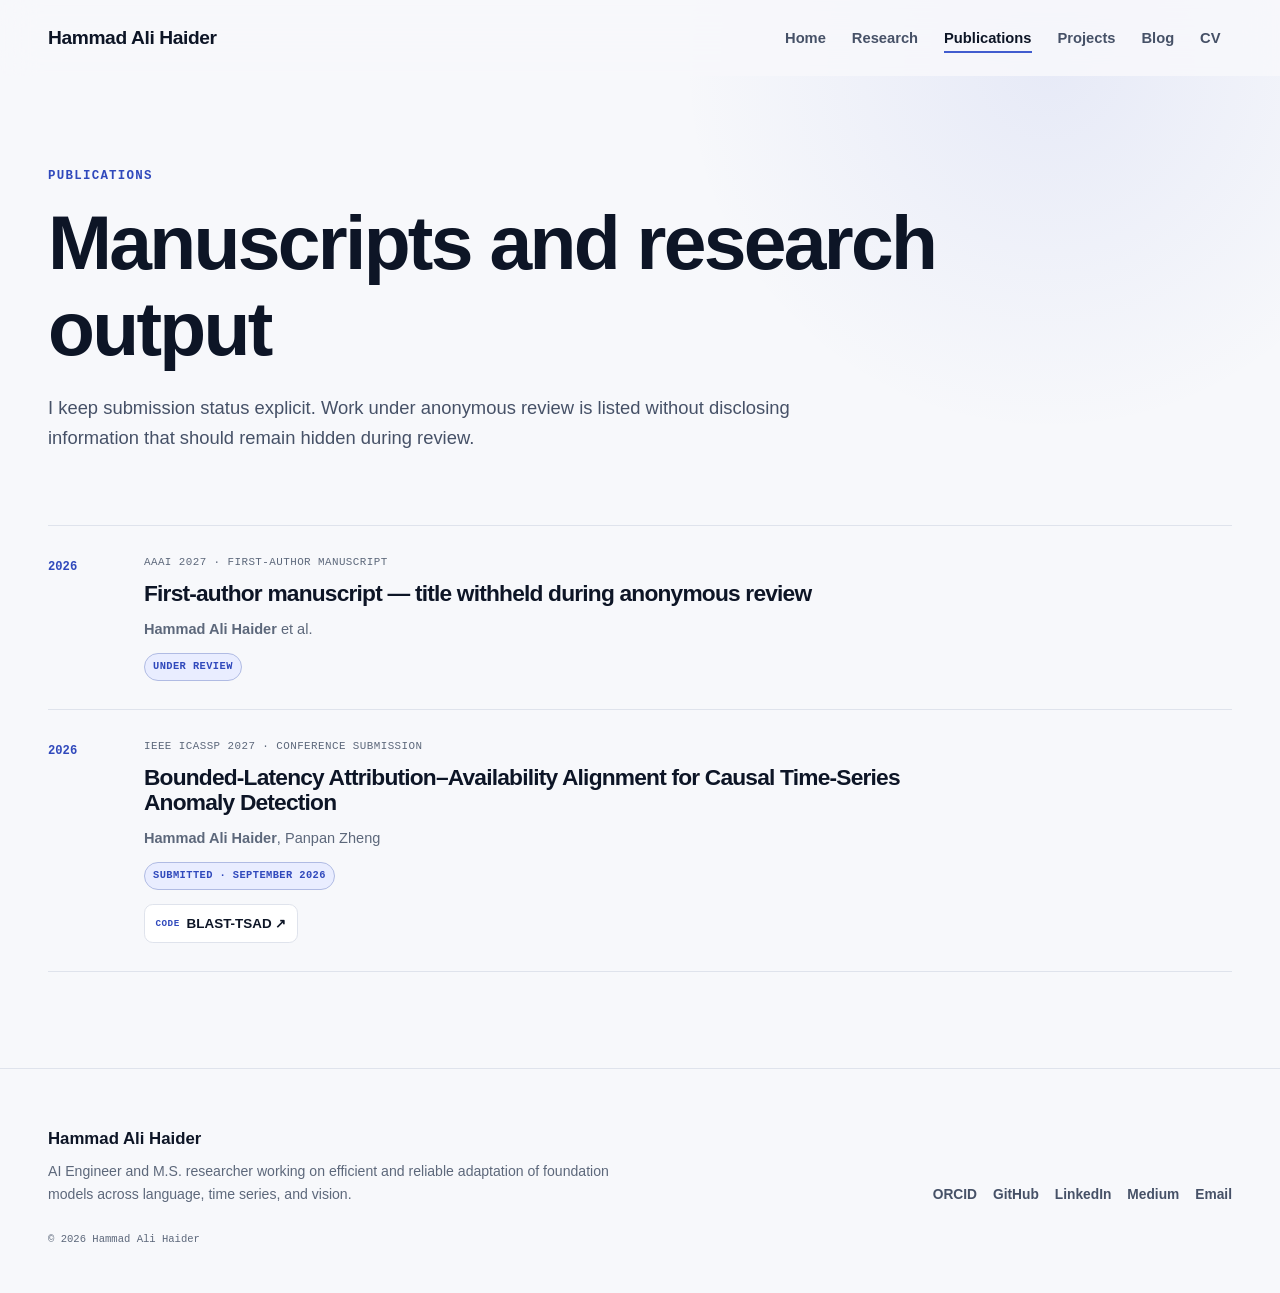
<file: publications.html>
<!doctype html>
<html lang="en">
<head>
  <meta charset="utf-8" />
  <meta name="viewport" content="width=device-width,initial-scale=1" />
  <meta name="description" content="Publications and manuscripts by Hammad Ali Haider." />
  <title>Publications — Hammad Ali Haider</title>
  <link rel="stylesheet" href="assets/styles.css" />
</head>
<body>
<header class="site-header"><div class="shell header-inner"><a class="wordmark" href="index.html">Hammad Ali Haider</a><nav class="primary-nav" aria-label="Primary navigation"><a href="index.html">Home</a><a href="research.html">Research</a><a class="active" href="publications.html">Publications</a><a href="projects.html">Projects</a><a href="https://medium.com/@hammadhaideerr" target="_blank" rel="noopener">Blog</a><a href="cv.html">CV</a></nav></div></header>
<main class="publications-page">
  <section class="page-head shell"><p class="page-label">Publications</p><h1>Manuscripts and research output</h1><p class="page-lead">I keep submission status explicit. Work under anonymous review is listed without disclosing information that should remain hidden during review.</p></section>
  <section class="shell"><div class="publication-list">
    <article class="publication-item"><div class="publication-year">2026</div><div class="publication-content"><p class="publication-meta">AAAI 2027 · First-author manuscript</p><h3>First-author manuscript — title withheld during anonymous review</h3><p class="publication-authors"><strong>Hammad Ali Haider</strong> et al.</p><span class="status-badge">Under review</span></div></article>
    <article class="publication-item"><div class="publication-year">2026</div><div class="publication-content"><p class="publication-meta">IEEE ICASSP 2027 · Conference submission</p><h3>Bounded-Latency Attribution–Availability Alignment for Causal Time-Series Anomaly Detection</h3><p class="publication-authors"><strong>Hammad Ali Haider</strong>, Panpan Zheng</p><span class="status-badge">Submitted · September 2026</span><div class="publication-links"><a class="link-chip" href="https://github.com/hammadhaideer/BLAST-TSAD" target="_blank" rel="noopener"><small>Code</small> BLAST-TSAD ↗</a></div></div></article>
  </div></section>
</main>
<footer class="footer"><div class="shell"><div class="footer-inner"><div><strong>Hammad Ali Haider</strong><p class="footer-description">AI Engineer and M.S. researcher working on efficient and reliable adaptation of foundation models across language, time series, and vision.</p></div><div class="footer-links"><a href="https://orcid.org/0009-0006-5678-9954" target="_blank" rel="me noopener">ORCID</a><a href="https://github.com/hammadhaideer" target="_blank" rel="me noopener">GitHub</a><a href="https://www.linkedin.com/in/hammad-ali-haider/" target="_blank" rel="me noopener">LinkedIn</a><a href="https://medium.com/@hammadhaideerr" target="_blank" rel="me noopener">Medium</a><a href="mailto:hammadhaideerr@stu.xju.edu.cn">Email</a></div></div><p class="footer-copy">© <span data-year></span> Hammad Ali Haider</p></div></footer>
<script src="assets/app.js"></script>
</body>
</html>
</file>
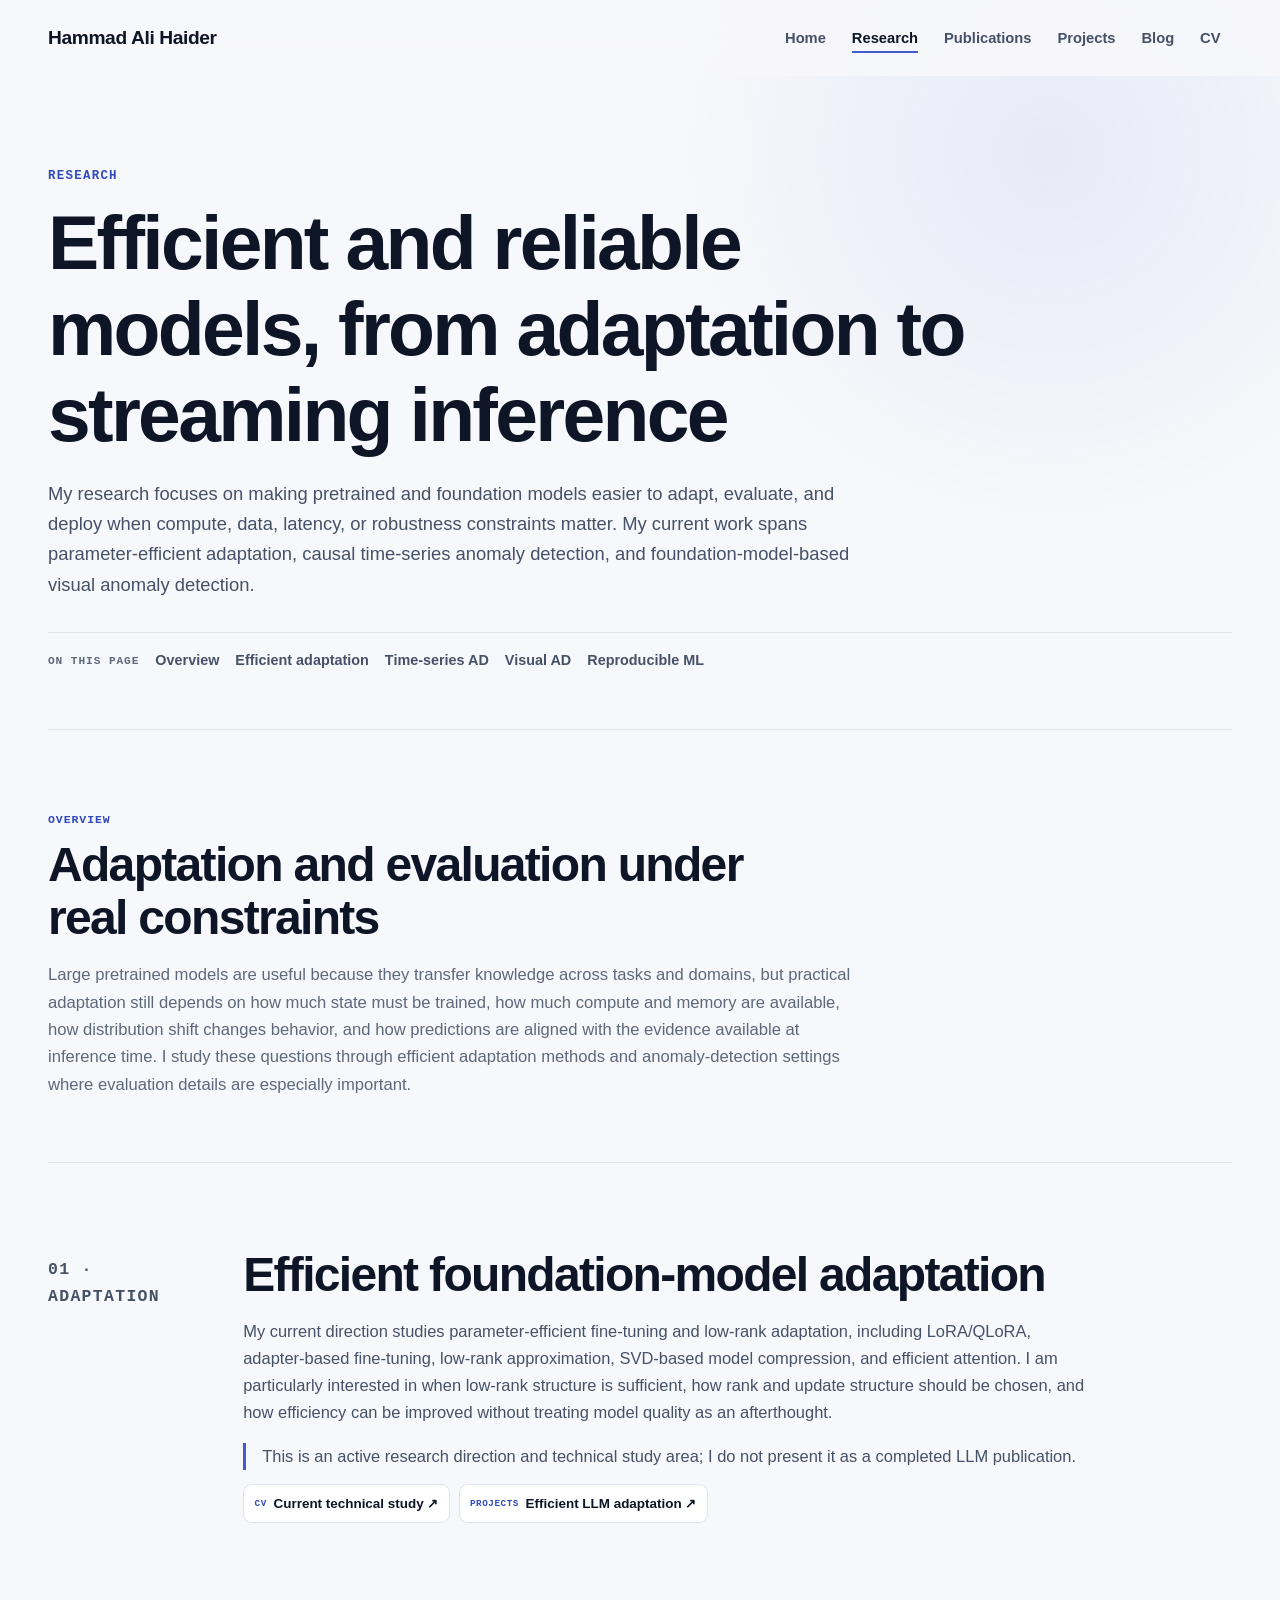
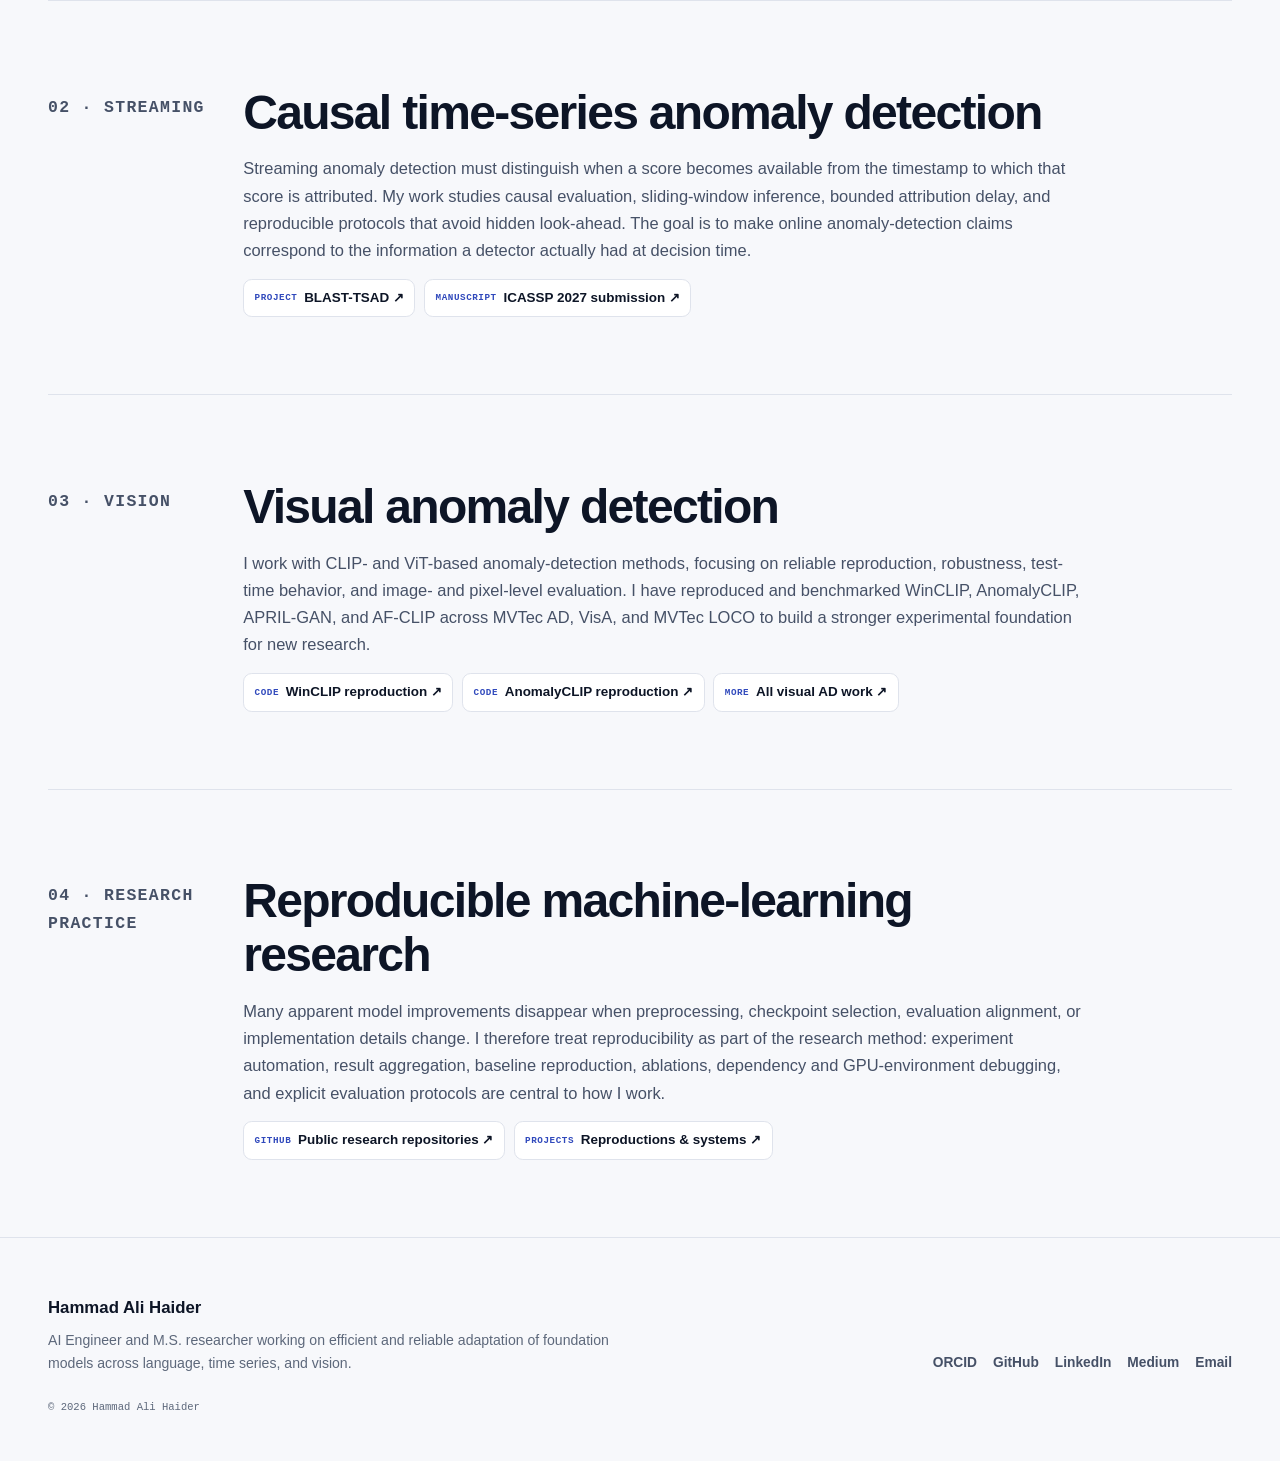
<file: research.html>
<!doctype html>
<html lang="en">
<head>
  <meta charset="utf-8" />
  <meta name="viewport" content="width=device-width,initial-scale=1" />
  <meta name="description" content="Research of Hammad Ali Haider: efficient foundation-model adaptation, low-rank methods, causal time-series anomaly detection, visual anomaly detection, and reproducible ML." />
  <title>Research — Hammad Ali Haider</title>
  <link rel="stylesheet" href="assets/styles.css" />
</head>
<body>
<header class="site-header"><div class="shell header-inner"><a class="wordmark" href="index.html">Hammad Ali Haider</a><nav class="primary-nav" aria-label="Primary navigation"><a href="index.html">Home</a><a class="active" href="research.html">Research</a><a href="publications.html">Publications</a><a href="projects.html">Projects</a><a href="https://medium.com/@hammadhaideerr" target="_blank" rel="noopener">Blog</a><a href="cv.html">CV</a></nav></div></header>
<main>
<section class="page-head shell"><p class="page-label">Research</p><h1>Efficient and reliable models, from adaptation to streaming inference</h1><p class="page-lead">My research focuses on making pretrained and foundation models easier to adapt, evaluate, and deploy when compute, data, latency, or robustness constraints matter. My current work spans parameter-efficient adaptation, causal time-series anomaly detection, and foundation-model-based visual anomaly detection.</p><nav class="on-page" aria-label="On this page"><strong>On this page</strong><a href="#overview">Overview</a><a href="#adaptation">Efficient adaptation</a><a href="#time-series">Time-series AD</a><a href="#vision">Visual AD</a><a href="#reproducibility">Reproducible ML</a></nav></section>
<section class="research-overview shell" id="overview"><p class="section-label">Overview</p><h2>Adaptation and evaluation under real constraints</h2><p>Large pretrained models are useful because they transfer knowledge across tasks and domains, but practical adaptation still depends on how much state must be trained, how much compute and memory are available, how distribution shift changes behavior, and how predictions are aligned with the evidence available at inference time. I study these questions through efficient adaptation methods and anomaly-detection settings where evaluation details are especially important.</p></section>
<section class="research-topic shell" id="adaptation"><div><p class="research-topic-index">01 · Adaptation</p></div><div class="research-topic-body"><h2>Efficient foundation-model adaptation</h2><p>My current direction studies parameter-efficient fine-tuning and low-rank adaptation, including LoRA/QLoRA, adapter-based fine-tuning, low-rank approximation, SVD-based model compression, and efficient attention. I am particularly interested in when low-rank structure is sufficient, how rank and update structure should be chosen, and how efficiency can be improved without treating model quality as an afterthought.</p><p class="research-topic-note">This is an active research direction and technical study area; I do not present it as a completed LLM publication.</p><div class="research-links"><a class="link-chip" href="cv.html"><small>CV</small> Current technical study ↗</a><a class="link-chip" href="projects.html"><small>Projects</small> Efficient LLM adaptation ↗</a></div></div></section>
<section class="research-topic shell" id="time-series"><div><p class="research-topic-index">02 · Streaming</p></div><div class="research-topic-body"><h2>Causal time-series anomaly detection</h2><p>Streaming anomaly detection must distinguish when a score becomes available from the timestamp to which that score is attributed. My work studies causal evaluation, sliding-window inference, bounded attribution delay, and reproducible protocols that avoid hidden look-ahead. The goal is to make online anomaly-detection claims correspond to the information a detector actually had at decision time.</p><div class="research-links"><a class="link-chip" href="https://github.com/hammadhaideer/BLAST-TSAD" target="_blank" rel="noopener"><small>Project</small> BLAST-TSAD ↗</a><a class="link-chip" href="publications.html"><small>Manuscript</small> ICASSP 2027 submission ↗</a></div></div></section>
<section class="research-topic shell" id="vision"><div><p class="research-topic-index">03 · Vision</p></div><div class="research-topic-body"><h2>Visual anomaly detection</h2><p>I work with CLIP- and ViT-based anomaly-detection methods, focusing on reliable reproduction, robustness, test-time behavior, and image- and pixel-level evaluation. I have reproduced and benchmarked WinCLIP, AnomalyCLIP, APRIL-GAN, and AF-CLIP across MVTec AD, VisA, and MVTec LOCO to build a stronger experimental foundation for new research.</p><div class="research-links"><a class="link-chip" href="https://github.com/hammadhaideer/winclip-reproduced" target="_blank" rel="noopener"><small>Code</small> WinCLIP reproduction ↗</a><a class="link-chip" href="https://github.com/hammadhaideer/anomalyclip-reproduced" target="_blank" rel="noopener"><small>Code</small> AnomalyCLIP reproduction ↗</a><a class="link-chip" href="projects.html"><small>More</small> All visual AD work ↗</a></div></div></section>
<section class="research-topic shell" id="reproducibility"><div><p class="research-topic-index">04 · Research practice</p></div><div class="research-topic-body"><h2>Reproducible machine-learning research</h2><p>Many apparent model improvements disappear when preprocessing, checkpoint selection, evaluation alignment, or implementation details change. I therefore treat reproducibility as part of the research method: experiment automation, result aggregation, baseline reproduction, ablations, dependency and GPU-environment debugging, and explicit evaluation protocols are central to how I work.</p><div class="research-links"><a class="link-chip" href="https://github.com/hammadhaideer" target="_blank" rel="noopener"><small>GitHub</small> Public research repositories ↗</a><a class="link-chip" href="projects.html"><small>Projects</small> Reproductions & systems ↗</a></div></div></section>
</main>
<footer class="footer"><div class="shell"><div class="footer-inner"><div><strong>Hammad Ali Haider</strong><p class="footer-description">AI Engineer and M.S. researcher working on efficient and reliable adaptation of foundation models across language, time series, and vision.</p></div><div class="footer-links"><a href="https://orcid.org/0009-0006-5678-9954" target="_blank" rel="me noopener">ORCID</a><a href="https://github.com/hammadhaideer" target="_blank" rel="me noopener">GitHub</a><a href="https://www.linkedin.com/in/hammad-ali-haider/" target="_blank" rel="me noopener">LinkedIn</a><a href="https://medium.com/@hammadhaideerr" target="_blank" rel="me noopener">Medium</a><a href="mailto:hammadhaideerr@stu.xju.edu.cn">Email</a></div></div><p class="footer-copy">© <span data-year></span> Hammad Ali Haider</p></div></footer>
<script src="assets/app.js"></script>
</body>
</html>
</file>
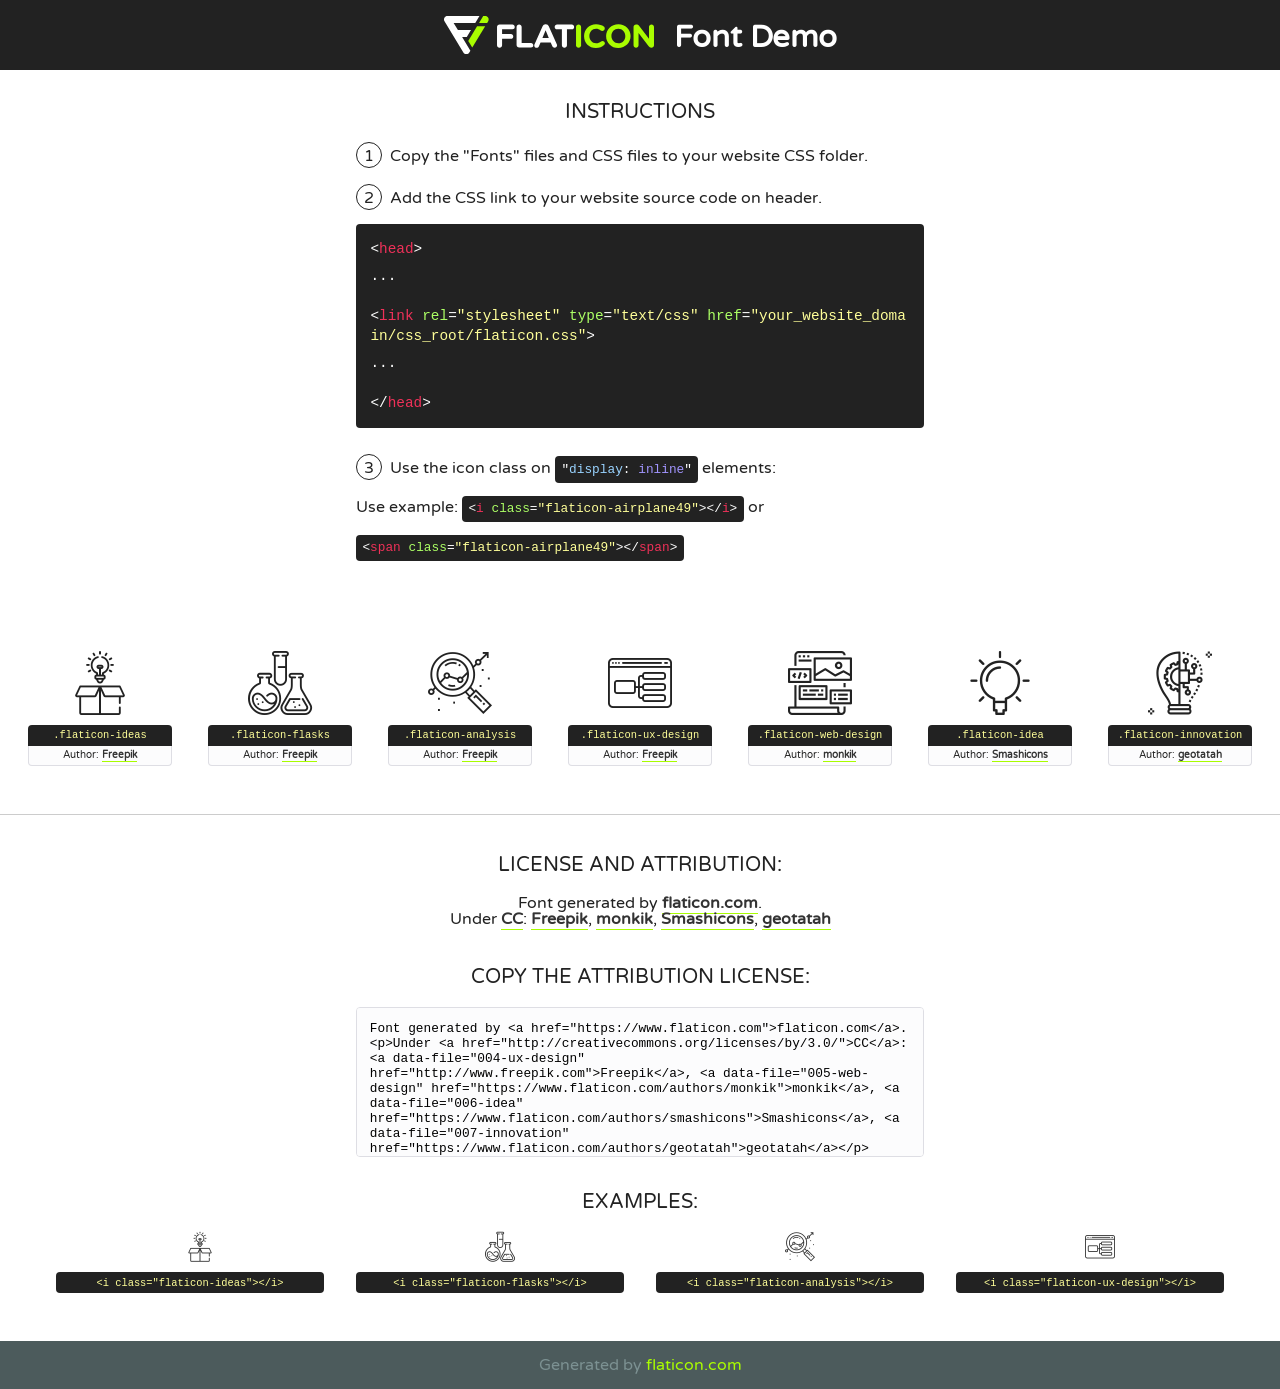
<file: fonts/flaticon/font/flaticon.html>
<!DOCTYPE html>
<!--
  Flaticon icon font: Flaticon
  Creation date: 20/03/2019 02:18
-->
<html>
<!DOCTYPE html>
<html>

<head>
    <title>Flaticon WebFont</title>
    <link href="http://fonts.googleapis.com/css?family=Varela+Round" rel="stylesheet" type="text/css" />
    <link rel="stylesheet" type="text/css" href="flaticon.css">
    <meta charset="UTF-8">
    <style>
    html, body, div, span, applet, object, iframe,
    h1, h2, h3, h4, h5, h6, p, blockquote, pre,
    a, abbr, acronym, address, big, cite, code,
    del, dfn, em, img, ins, kbd, q, s, samp,
    small, strike, strong, sub, sup, tt, var,
    b, u, i, center,
    dl, dt, dd, ol, ul, li,
    fieldset, form, label, legend,
    table, caption, tbody, tfoot, thead, tr, th, td,
    article, aside, canvas, details, embed, 
    figure, figcaption, footer, header, hgroup, 
    menu, nav, output, ruby, section, summary,
    time, mark, audio, video {
        margin: 0;
        padding: 0;
        border: 0;
        font-size: 100%;
        font: inherit;
        vertical-align: baseline;
    }
    /* HTML5 display-role reset for older browsers */
    article, aside, details, figcaption, figure, 
    footer, header, hgroup, menu, nav, section {
        display: block;
    }
    body {
        line-height: 1;
    }
    ol, ul {
        list-style: none;
    }
    blockquote, q {
        quotes: none;
    }
    blockquote:before, blockquote:after,
    q:before, q:after {
        content: '';
        content: none;
    }
    table {
        border-collapse: collapse;
        border-spacing: 0;
    }
    body {
        font-family: 'Varela Round', Helvetica, Arial, sans-serif;
        font-size: 16px;
        color: #222;
    }
    a {
        color: #333;
        border-bottom: 1px solid #a9fd00;
        font-weight: bold;
        text-decoration: none;
    }
    * {
        -moz-box-sizing: border-box;
        -webkit-box-sizing: border-box;
        box-sizing: border-box;
        margin: 0;
        padding: 0;
    }
    [class^="flaticon-"]:before, [class*=" flaticon-"]:before, [class^="flaticon-"]:after, [class*=" flaticon-"]:after {
        font-family: Flaticon;
        font-size: 30px;
        font-style: normal;
        margin-left: 20px;
        color: #333;
    }
    .wrapper {
        max-width: 600px;
        margin: auto;
        padding: 0 1em;
    }
    .title {
        font-size: 1.25em;
        text-align: center;
        margin-bottom: 1em;
        text-transform: uppercase;
    }
    header {
        text-align: center;
        background-color: #222;
        color: #fff;
        padding: 1em;
    }
    header .logo {
        width: 210px;
        height: 38px;
        display: inline-block;
        vertical-align: middle;
        margin-right: 1em;
        border: none;
    }
    header strong {
        font-size: 1.95em;
        font-weight: bold;
        vertical-align: middle;
        margin-top: 5px;
        display: inline-block;
    }
    .demo {
        margin: 2em auto;
        line-height: 1.25em;
    }
    .demo ul li {
        margin-bottom: 1em;
    }
    .demo ul li .num {
        color: #222;
        border-radius: 20px;
        display: inline-block;
        width: 26px;
        padding: 3px;
        height: 26px;
        text-align: center;
        margin-right: 0.5em;
        border: 1px solid #222;
    }
    .demo ul li code {
        background-color: #222;
        border-radius: 4px;
        padding: 0.25em 0.5em;
        display: inline-block;
        color: #fff;
        font-family: Consolas,Monaco,Lucida Console,Liberation Mono,DejaVu Sans Mono,Bitstream Vera Sans Mono,Courier New, monospace;
        font-weight: lighter;
        margin-top: 1em;
        font-size: 0.8em;
        word-break: break-all;
    }
    .demo ul li code.big {
        padding: 1em;
        font-size: 0.9em;
    }
    .demo ul li code .red {
        color: #EF3159;
    }
    .demo ul li code .green {
        color: #ACFF65;
    }
    .demo ul li code .yellow {
        color: #FFFF99;
    }
    .demo ul li code .blue {
        color: #99D3FF;
    }
    .demo ul li code .purple {
        color: #A295FF;
    }
    .demo ul li code .dots {
        margin-top: 0.5em;
        display: block;
    }
    #glyphs {
        border-bottom: 1px solid #ccc;
        padding: 2em 0;
        text-align: center;
    }
    .glyph {
        display: inline-block;
        width: 9em;
        margin: 1em;
        text-align: center;
        vertical-align: top;
        background: #FFF;
    }
    .glyph .glyph-icon {
        padding: 10px;
        display: block;
        font-family:"Flaticon";
        font-size: 64px;
        line-height: 1;
    }
    .glyph .glyph-icon:before {
        font-size: 64px;
        color: #222;
        margin-left: 0;
    }
    .class-name {
        font-size: 0.65em;
        background-color: #222;
        color: #fff;
        border-radius: 4px 4px 0 0;
        padding: 0.5em;
        color: #FFFF99;
        font-family: Consolas,Monaco,Lucida Console,Liberation Mono,DejaVu Sans Mono,Bitstream Vera Sans Mono,Courier New, monospace;
    }
    .author-name {
        font-size: 0.6em;
        background-color: #fcfcfd;
        border: 1px solid #DEDEE4;
        border-top: 0;
        border-radius: 0 0 4px 4px;
        padding: 0.5em;
    }
    .class-name:last-child {
        font-size: 10px;
        color:#888;
    }
    .class-name:last-child a {
        font-size: 10px;
        color:#555;
    }
    .class-name:last-child a:hover {
        color:#a9fd00;
    }
    .glyph > input {
        display: block;
        width: 100px;
        margin: 5px auto;
        text-align: center;
        font-size: 12px;
        cursor: text;
    }
    .glyph > input.icon-input {
        font-family:"Flaticon";
        font-size: 16px;
        margin-bottom: 10px;
    }
    .attribution .title {
        margin-top: 2em;
    }
    .attribution textarea {
        background-color: #fcfcfd;
        padding: 1em;
        border: none;
        box-shadow: none;
        border: 1px solid #DEDEE4;
        border-radius: 4px;
        resize: none;
        width: 100%;
        height: 150px;
        font-size: 0.8em;
        font-family: Consolas,Monaco,Lucida Console,Liberation Mono,DejaVu Sans Mono,Bitstream Vera Sans Mono,Courier New, monospace;
        -webkit-appearance: none;
    }
    .iconsuse {
        margin: 2em auto;
        text-align: center;
        max-width: 1200px;
    }
    .iconsuse:after {
        content: '';
        display: table;
        clear: both;
    }
    .iconsuse .image {
        float: left;
        width: 25%;
        padding: 0 1em;
    }
    .iconsuse .image p {
        margin-bottom: 1em;
    }
    .iconsuse .image span {
        display: block;
        font-size: 0.65em;
        background-color: #222;
        color: #fff;
        border-radius: 4px;
        padding: 0.5em;
        color: #FFFF99;
        margin-top: 1em;
        font-family: Consolas,Monaco,Lucida Console,Liberation Mono,DejaVu Sans Mono,Bitstream Vera Sans Mono,Courier New, monospace;
    }
    #footer {
        text-align: center;
        background-color: #4C5B5C;
        color: #7c9192;
        padding: 1em;
    }
    #footer a {
        border: none;
        color: #a9fd00;
        font-weight: normal;
    }
    @media (max-width: 960px) {
        .iconsuse .image {
            width: 50%;
        }
    }
    @media (max-width: 560px) {
        .iconsuse .image {
            width: 100%;
        }
    }
    </style>
</head>

<body class="characters-off">

    <header>
        <a href="https://www.flaticon.com" target="_blank" class="logo">
            <svg version="1.1" xmlns="http://www.w3.org/2000/svg" xmlns:xlink="http://www.w3.org/1999/xlink" xmlns:a="http://ns.adobe.com/AdobeSVGViewerExtensions/3.0/" viewBox="0 0 560.875 102.036" enable-background="new 0 0 560.875 102.036" xml:space="preserve">
                <defs>
                </defs>
                <g>
                    <g class="letters">
                        <path fill="#ffffff" d="M141.596,29.675c0-3.777,2.985-6.767,6.764-6.767h34.438c3.426,0,6.15,2.728,6.15,6.15
                        c0,3.43-2.724,6.149-6.15,6.149h-27.674v13.091h23.719c3.429,0,6.151,2.724,6.151,6.15c0,3.43-2.723,6.149-6.151,6.149h-23.719
                        v17.574c0,3.773-2.986,6.761-6.764,6.761c-3.779,0-6.764-2.989-6.764-6.761V29.675z"></path>
                        <path fill="#ffffff" d="M193.844,29.149c0-3.781,2.985-6.767,6.764-6.767c3.776,0,6.763,2.985,6.763,6.767v42.957h25.039
                        c3.426,0,6.149,2.726,6.149,6.153c0,3.425-2.723,6.15-6.149,6.15h-31.802c-3.779,0-6.764-2.986-6.764-6.768V29.149z"></path>
                        <path fill="#ffffff" d="M241.891,75.71l21.438-48.407c1.492-3.341,4.215-5.357,7.906-5.357h0.792
                        c3.686,0,6.323,2.017,7.815,5.357l21.439,48.407c0.436,0.967,0.701,1.845,0.701,2.723c0,3.602-2.809,6.501-6.414,6.501
                        c-3.161,0-5.269-1.845-6.499-4.655l-4.132-9.661h-27.059l-4.301,10.102c-1.144,2.631-3.426,4.214-6.237,4.214
                        c-3.517,0-6.24-2.81-6.24-6.325C241.1,77.64,241.451,76.677,241.891,75.71z M279.932,58.666l-8.521-20.297l-8.526,20.297H279.932
                        z"></path>
                        <path fill="#ffffff" d="M314.864,35.387H301.86c-3.429,0-6.239-2.813-6.239-6.238c0-3.429,2.811-6.24,6.239-6.24h39.533
                        c3.426,0,6.237,2.811,6.237,6.24c0,3.425-2.811,6.238-6.237,6.238h-13.001v42.785c0,3.773-2.99,6.761-6.764,6.761
                        c-3.779,0-6.764-2.989-6.764-6.761V35.387z"></path>
                        <path fill="#A9FD00" d="M352.615,29.149c0-3.781,2.985-6.767,6.767-6.767c3.774,0,6.761,2.985,6.761,6.767v49.024
                        c0,3.773-2.987,6.761-6.761,6.761c-3.781,0-6.767-2.989-6.767-6.761V29.149z"></path>
                        <path fill="#A9FD00" d="M374.132,53.836v-0.179c0-17.481,13.178-31.801,32.065-31.801c9.22,0,15.459,2.458,20.557,6.238
                        c1.402,1.054,2.637,2.985,2.637,5.357c0,3.692-2.985,6.59-6.681,6.59c-1.845,0-3.071-0.702-4.044-1.319
                        c-3.776-2.813-7.729-4.393-12.562-4.393c-10.364,0-17.831,8.611-17.831,19.154v0.173c0,10.542,7.291,19.329,17.831,19.329
                        c5.715,0,9.492-1.756,13.359-4.834c1.049-0.874,2.458-1.491,4.039-1.491c3.429,0,6.325,2.813,6.325,6.236
                        c0,2.106-1.056,3.78-2.282,4.834c-5.539,4.834-12.036,7.733-21.878,7.733C387.572,85.464,374.132,71.493,374.132,53.836z"></path>
                        <path fill="#A9FD00" d="M433.009,53.836v-0.179c0-17.481,13.79-31.801,32.766-31.801c18.981,0,32.592,14.143,32.592,31.628v0.173
                        c0,17.483-13.785,31.807-32.769,31.807C446.625,85.464,433.009,71.32,433.009,53.836z M484.224,53.836v-0.179
                        c0-10.539-7.725-19.326-18.626-19.326c-10.893,0-18.449,8.611-18.449,19.154v0.173c0,10.542,7.73,19.329,18.626,19.329
                        C476.676,72.986,484.224,64.378,484.224,53.836z"></path>
                        <path fill="#A9FD00" d="M506.233,29.321c0-3.774,2.99-6.763,6.767-6.763h1.401c3.252,0,5.183,1.583,7.029,3.953l26.093,34.265
                        V29.059c0-3.692,2.99-6.677,6.681-6.677c3.683,0,6.671,2.985,6.671,6.677v48.934c0,3.78-2.987,6.765-6.764,6.765h-0.436
                        c-3.257,0-5.188-1.581-7.034-3.953l-27.056-35.492v32.944c0,3.687-2.985,6.676-6.678,6.676c-3.683,0-6.673-2.989-6.673-6.676
                        V29.321z"></path>
                    </g>
                    <g class="insignia">
                        <path fill="#ffffff" d="M48.372,56.137h12.517l11.156-18.537H37.186L25.688,18.539h57.825L94.668,0H9.271
                        C5.925,0,2.842,1.801,1.198,4.716c-1.644,2.907-1.593,6.482,0.134,9.343l50.38,83.501c1.678,2.781,4.689,4.476,7.938,4.476
                        c3.246,0,6.257-1.695,7.935-4.476l2.898-4.804L48.372,56.137z"></path>
                        <g class="i">
                            <path fill="#A9FD00" d="M93.575,18.539h0.031v0.004l21.652,0.004l2.705-4.488c1.727-2.861,1.778-6.436,0.133-9.343
                            C116.454,1.801,113.371,0,110.026,0h-5.294L93.575,18.539z"></path>
                            <polygon fill="#A9FD00" points="88.291,27.356 64.725,66.486 75.519,84.404 109.942,27.356"></polygon>
                        </g>
                    </g>
                </g>
            </svg>
        </a>
        <strong>Font Demo</strong>
    </header>


    <section class="demo wrapper">

        <p class="title">Instructions</p>

        <ul>
            <li>
                <span class="num">1</span>Copy the "Fonts" files and CSS files to your website CSS folder.
            </li>
            <li>
                <span class="num">2</span>Add the CSS link to your website source code on header.
                <code class="big">
                    &lt;<span class="red">head</span>&gt;
                    <br/><span class="dots">...</span>
                    <br/>&lt;<span class="red">link</span> <span class="green">rel</span>=<span class="yellow">"stylesheet"</span> <span class="green">type</span>=<span class="yellow">"text/css"</span> <span class="green">href</span>=<span class="yellow">"your_website_domain/css_root/flaticon.css"</span>&gt;
                    <br/><span class="dots">...</span>
                    <br/>&lt;/<span class="red">head</span>&gt;
                </code>
            </li>

            <li>
                <p>
                    <span class="num">3</span>Use the icon class on <code>"<span class="blue">display</span>:<span class="purple"> inline</span>"</code> elements:
                    <br />
                    Use example: <code>&lt;<span class="red">i</span> <span class="green">class</span>=<span class="yellow">&quot;flaticon-airplane49&quot;</span>&gt;&lt;/<span class="red">i</span>&gt;</code> or <code>&lt;<span class="red">span</span> <span class="green">class</span>=<span class="yellow">&quot;flaticon-airplane49&quot;</span>&gt;&lt;/<span class="red">span</span>&gt;</code>
            </li>
        </ul>

    </section>




   <section id="glyphs">          
    
      
        <div class="glyph"><div class="glyph-icon flaticon-ideas"></div>
            <div class="class-name">.flaticon-ideas</div>
            <div class="author-name">Author: <a data-file="001-ideas" href="http://www.freepik.com">Freepik</a> </div> 
        </div>        
        
        <div class="glyph"><div class="glyph-icon flaticon-flasks"></div>
            <div class="class-name">.flaticon-flasks</div>
            <div class="author-name">Author: <a data-file="002-flasks" href="http://www.freepik.com">Freepik</a> </div> 
        </div>        
        
        <div class="glyph"><div class="glyph-icon flaticon-analysis"></div>
            <div class="class-name">.flaticon-analysis</div>
            <div class="author-name">Author: <a data-file="003-analysis" href="http://www.freepik.com">Freepik</a> </div> 
        </div>        
        
        <div class="glyph"><div class="glyph-icon flaticon-ux-design"></div>
            <div class="class-name">.flaticon-ux-design</div>
            <div class="author-name">Author: <a data-file="004-ux-design" href="http://www.freepik.com">Freepik</a> </div> 
        </div>        
        
        <div class="glyph"><div class="glyph-icon flaticon-web-design"></div>
            <div class="class-name">.flaticon-web-design</div>
            <div class="author-name">Author: <a data-file="005-web-design" href="https://www.flaticon.com/authors/monkik">monkik</a> </div> 
        </div>        
        
        <div class="glyph"><div class="glyph-icon flaticon-idea"></div>
            <div class="class-name">.flaticon-idea</div>
            <div class="author-name">Author: <a data-file="006-idea" href="https://www.flaticon.com/authors/smashicons">Smashicons</a> </div> 
        </div>        
        
        <div class="glyph"><div class="glyph-icon flaticon-innovation"></div>
            <div class="class-name">.flaticon-innovation</div>
            <div class="author-name">Author: <a data-file="007-innovation" href="https://www.flaticon.com/authors/geotatah">geotatah</a> </div> 
        </div>        
        

    </section>



    <section class="attribution wrapper"   style="text-align:center;">

      <div class="title">License and attribution:</div><div class="attrDiv">Font generated by <a href="https://www.flaticon.com">flaticon.com</a>. <div><p>Under <a href="http://creativecommons.org/licenses/by/3.0/">CC</a>: <a data-file="004-ux-design" href="http://www.freepik.com">Freepik</a>, <a data-file="005-web-design" href="https://www.flaticon.com/authors/monkik">monkik</a>, <a data-file="006-idea" href="https://www.flaticon.com/authors/smashicons">Smashicons</a>, <a data-file="007-innovation" href="https://www.flaticon.com/authors/geotatah">geotatah</a></p>  </div>
      </div>
      <div class="title">Copy the Attribution License:</div>

    <textarea onclick="this.focus();this.select();">Font generated by &lt;a href=&quot;https://www.flaticon.com&quot;&gt;flaticon.com&lt;/a&gt;. <p>Under <a href="http://creativecommons.org/licenses/by/3.0/">CC</a>: <a data-file="004-ux-design" href="http://www.freepik.com">Freepik</a>, <a data-file="005-web-design" href="https://www.flaticon.com/authors/monkik">monkik</a>, <a data-file="006-idea" href="https://www.flaticon.com/authors/smashicons">Smashicons</a>, <a data-file="007-innovation" href="https://www.flaticon.com/authors/geotatah">geotatah</a></p>  
     </textarea>

    </section>

    <section class="iconsuse">

          <div class="title">Examples:</div>            
             
            <div class="image">
                <p>
                    <i class="glyph-icon flaticon-ideas"></i> 
                    <span>&lt;i class=&quot;flaticon-ideas&quot;&gt;&lt;/i&gt;</span>
                </p>
            </div>
            
            <div class="image">
                <p>
                    <i class="glyph-icon flaticon-flasks"></i> 
                    <span>&lt;i class=&quot;flaticon-flasks&quot;&gt;&lt;/i&gt;</span>
                </p>
            </div>
            
            <div class="image">
                <p>
                    <i class="glyph-icon flaticon-analysis"></i> 
                    <span>&lt;i class=&quot;flaticon-analysis&quot;&gt;&lt;/i&gt;</span>
                </p>
            </div>
            
            <div class="image">
                <p>
                    <i class="glyph-icon flaticon-ux-design"></i> 
                    <span>&lt;i class=&quot;flaticon-ux-design&quot;&gt;&lt;/i&gt;</span>
                </p>
            </div>
                       
        </div>
                            
    </section>

<div id="footer">
    <div>Generated by <a href="https://www.flaticon.com">flaticon.com</a>
    </div>
</div>



</body>
</html>
</file>
<file: assets/styles.css>
/*
  Hammad Ali Haider academic portfolio.
  Visual system adapted from Ivan Ilin's MIT-licensed professional-website:
  https://github.com/vectozavr/professional-website
*/
*,
*::before,
*::after { box-sizing: border-box; }

html { scroll-behavior: smooth; }

:root {
  color-scheme: light;
  --background: #f7f8fb;
  --background-subtle: #f0f2f7;
  --surface: #ffffff;
  --text: #162033;
  --text-strong: #0d1526;
  --muted: #5d687b;
  --muted-strong: #465167;
  --accent: #415ccf;
  --accent-strong: #3049bc;
  --accent-soft: #e9edff;
  --accent-wash: rgba(65, 92, 207, 0.09);
  --border: #dfe3ec;
  --border-strong: #c8cfdd;
  --header: rgba(247, 248, 251, 0.88);
  --shadow-sm: 0 1px 2px rgba(16, 28, 54, 0.04), 0 8px 24px rgba(16, 28, 54, 0.045);
  --shadow-md: 0 2px 4px rgba(16, 28, 54, 0.04), 0 18px 55px rgba(16, 28, 54, 0.08);
  --radius-sm: .5rem;
  --radius-md: .85rem;
  --radius-lg: 1.25rem;
  --shell: 74rem;
  --font-sans: Inter, ui-sans-serif, -apple-system, BlinkMacSystemFont, "Segoe UI", sans-serif;
  --font-mono: "SFMono-Regular", Consolas, "Liberation Mono", monospace;
}

html {
  background: var(--background);
  font-family: var(--font-sans);
  font-size: 16px;
  text-rendering: optimizeLegibility;
  -webkit-font-smoothing: antialiased;
}

body {
  min-width: 20rem;
  min-height: 100vh;
  margin: 0;
  background:
    radial-gradient(circle at 82% 5%, var(--accent-wash), transparent 23rem),
    var(--background);
  color: var(--text);
  line-height: 1.65;
}

body, h1, h2, h3, h4, p, ul, ol, figure, blockquote { margin: 0; }
ul, ol { padding: 0; }
img, svg { display: block; max-width: 100%; }
button, input, select, textarea { font: inherit; }

a {
  color: inherit;
  text-decoration-thickness: .08em;
  text-underline-offset: .18em;
}

a:hover { color: var(--accent-strong); }

::selection { background: var(--accent); color: #fff; }

h1, h2, h3, h4 {
  color: var(--text-strong);
  font-weight: 650;
  letter-spacing: -.035em;
  line-height: 1.12;
}

h1 { font-size: clamp(2.8rem, 8vw, 5.8rem); }
h2 { font-size: clamp(2rem, 4.2vw, 3.15rem); }
h3 { font-size: clamp(1.18rem, 2vw, 1.42rem); }

.shell {
  width: min(calc(100% - 2.5rem), var(--shell));
  margin-inline: auto;
}

.narrow-shell {
  width: min(calc(100% - 2.5rem), 54rem);
  margin-inline: auto;
}

.site-header {
  position: sticky;
  z-index: 100;
  top: 0;
  background: var(--header);
  backdrop-filter: blur(18px) saturate(150%);
}

.header-inner {
  display: flex;
  min-height: 4.75rem;
  align-items: center;
  justify-content: space-between;
  gap: 2rem;
}

.wordmark {
  display: inline-flex;
  min-height: 2.75rem;
  align-items: center;
  padding: .6rem .75rem;
  margin-left: -.75rem;
  border-radius: .65rem;
  color: var(--text-strong);
  font-size: 1.2rem;
  font-weight: 720;
  letter-spacing: -.02em;
  text-decoration: none;
}

.wordmark:hover {
  background: var(--accent-soft);
  color: var(--accent-strong);
}

.primary-nav {
  display: flex;
  align-items: center;
  gap: .18rem;
}

.primary-nav a {
  position: relative;
  padding: .55rem .72rem;
  color: var(--muted-strong);
  font-size: .92rem;
  font-weight: 560;
  text-decoration: none;
}

.primary-nav a::after {
  position: absolute;
  right: .72rem;
  bottom: .36rem;
  left: .72rem;
  height: 2px;
  transform: scaleX(0);
  background: var(--accent);
  content: "";
  transition: transform 160ms ease;
}

.primary-nav a:hover,
.primary-nav a.active { color: var(--text-strong); }

.primary-nav a.active::after { transform: scaleX(1); }

.hero {
  display: flex;
  min-height: calc(100vh - 4.75rem);
  align-items: flex-start;
  padding: 0 0 clamp(3.5rem, 7vh, 5.5rem);
}

.hero-content {
  display: grid;
  width: 100%;
  padding-top: clamp(2.5rem, 6vh, 4.5rem);
  grid-template-areas:
    "profile identity"
    "profile details"
    "actions actions";
  grid-template-columns: minmax(22rem, .95fr) minmax(0, 1.05fr);
  align-items: start;
  column-gap: clamp(2.5rem, 5vw, 5rem);
}

.hero-identity { grid-area: identity; }
.hero-details { grid-area: details; }
.hero-profile-column {
  display: grid;
  width: 100%;
  min-width: 0;
  grid-area: profile;
  align-content: start;
  justify-self: start;
}

.hero-intro {
  margin-bottom: .3rem;
  color: var(--accent-strong);
  font-size: clamp(1rem, 2vw, 1.2rem);
  font-weight: 720;
  letter-spacing: -.02em;
}

.hero-role {
  display: flex;
  flex-wrap: wrap;
  gap: .15rem .55rem;
  margin-top: 1rem;
  color: var(--accent-strong);
  font-size: clamp(1.15rem, 2.3vw, 1.6rem);
  font-weight: 650;
  letter-spacing: -.025em;
}

.hero-role span {
  color: color-mix(in srgb, var(--accent) 55%, var(--muted));
  font-weight: 450;
}

.hero-description {
  max-width: 42rem;
  margin-top: 1.35rem;
  color: var(--muted-strong);
  font-size: clamp(1rem, 1.7vw, 1.15rem);
  line-height: 1.68;
}

.hero-availability {
  display: inline-flex;
  width: fit-content;
  max-width: 100%;
  align-items: center;
  gap: .55rem;
  margin-top: 1rem;
  padding: .5rem .75rem;
  border: 1px solid color-mix(in srgb, var(--accent) 35%, var(--border));
  border-radius: 999px;
  background: var(--accent-soft);
  color: var(--accent-strong);
  font-size: .9rem;
  font-weight: 650;
  line-height: 1.35;
}

.hero-availability-dot {
  width: .5rem;
  height: .5rem;
  flex: 0 0 auto;
  border-radius: 50%;
  background: var(--accent);
  box-shadow: 0 0 0 .2rem color-mix(in srgb, var(--accent) 15%, transparent);
}

.hero-contact-row {
  display: flex;
  max-width: 100%;
  flex-wrap: wrap;
  align-items: center;
  gap: .65rem;
  margin-top: .75rem;
}

.hero-email {
  display: inline-flex;
  width: fit-content;
  max-width: 100%;
  align-items: center;
  gap: .75rem;
  padding: .4rem .4rem .4rem .8rem;
  border: 1px solid var(--border);
  border-radius: .65rem;
  background: var(--surface);
  box-shadow: var(--shadow-sm);
}

.hero-email-address {
  min-width: 0;
  color: var(--muted-strong);
  font-size: .93rem;
  font-weight: 600;
  overflow-wrap: anywhere;
}

.hero-email-copy {
  display: grid;
  width: 2.15rem;
  height: 2.15rem;
  place-items: center;
  padding: 0;
  border: 1px solid var(--border-strong);
  border-radius: .45rem;
  background: var(--background-subtle);
  color: var(--text-strong);
  cursor: pointer;
}

.hero-email-copy:hover,
.hero-email-copy.is-copied {
  border-color: var(--accent);
  background: var(--accent-soft);
  color: var(--accent-strong);
}

.hero-email-copy svg { width: 1.05rem; height: 1.05rem; }
.copy-check { display: none; }
.hero-email-copy.is-copied .copy-icon { display: none; }
.hero-email-copy.is-copied .copy-check { display: block; }

.hero-cv-button {
  display: inline-flex;
  min-height: 2.95rem;
  align-items: center;
  gap: .5rem;
  padding: .55rem .85rem;
  border: 1px solid var(--border-strong);
  border-radius: .65rem;
  background: var(--surface);
  box-shadow: var(--shadow-sm);
  color: var(--text-strong);
  font-size: .9rem;
  font-weight: 650;
  text-decoration: none;
}

.hero-cv-button:hover {
  border-color: var(--accent);
  background: var(--accent-soft);
  color: var(--accent-strong);
}

.profile-portrait {
  position: relative;
  width: min(88%, 23.5rem);
  aspect-ratio: 1;
  justify-self: start;
}

.portrait-frame {
  position: absolute;
  inset: 4%;
  border-radius: 50%;
  background: var(--background-subtle);
  box-shadow: var(--shadow-md);
  overflow: hidden;
}

.portrait-frame img {
  width: 100%;
  height: 100%;
  object-fit: cover;
}

.hero-facts,
.hero-metric-panels {
  display: grid;
  grid-template-columns: repeat(2, minmax(0, 1fr));
  gap: .7rem;
}

.hero-facts { margin-top: 1.5rem; }

.hero-fact {
  position: relative;
  display: grid;
  grid-column: 1 / -1;
  grid-template-columns: repeat(2, minmax(0, 1fr));
  padding: .8rem .95rem .85rem 1.15rem;
  border: 1px solid var(--border);
  border-radius: var(--radius-md);
  background: color-mix(in srgb, var(--surface) 92%, transparent);
  box-shadow: var(--shadow-sm);
  overflow: hidden;
}

.hero-fact::before {
  position: absolute;
  top: .85rem;
  bottom: .85rem;
  left: 0;
  width: 3px;
  border-radius: 99px;
  background: var(--accent);
  content: "";
}

.hero-fact-item {
  display: flex;
  min-width: 0;
  flex-direction: column;
}

.hero-fact-item + .hero-fact-item {
  padding-left: 1rem;
  margin-left: 1rem;
  border-left: 1px solid var(--border);
}

.hero-fact-label {
  color: var(--muted);
  font-family: var(--font-mono);
  font-size: .63rem;
  font-weight: 700;
  letter-spacing: .09em;
  line-height: 1.3;
  text-transform: uppercase;
}

.hero-fact strong {
  margin-top: .2rem;
  color: var(--text-strong);
  font-size: .95rem;
  line-height: 1.35;
}

.hero-metric-panels { margin-top: .7rem; }

.hero-metric-panel {
  min-width: 0;
  padding: .9rem 1rem 1rem;
  border: 1px solid var(--border);
  border-radius: var(--radius-md);
  background: var(--surface);
  box-shadow: var(--shadow-sm);
}

.hero-metric-heading {
  color: var(--accent-strong);
  font-size: .78rem;
  font-weight: 720;
}

.hero-metric-values {
  display: grid;
  grid-template-columns: repeat(3, minmax(0, 1fr));
  margin-top: .75rem;
}

.hero-metric-values > div { min-width: 0; padding-right: .55rem; }
.hero-metric-values > div + div {
  padding-left: .55rem;
  border-left: 1px solid var(--border);
}

.hero-metric-values strong,
.hero-metric-values span { display: block; }

.hero-metric-values strong {
  color: var(--text-strong);
  font-size: clamp(1.2rem, 2.5vw, 1.6rem);
  font-weight: 720;
  letter-spacing: -.04em;
  line-height: 1;
}

.hero-metric-values span {
  margin-top: .35rem;
  color: var(--muted);
  font-family: var(--font-mono);
  font-size: .56rem;
  letter-spacing: .045em;
  line-height: 1.35;
  text-transform: uppercase;
}

.profile-link-groups {
  display: grid;
  gap: .85rem;
  margin-top: 1.35rem;
}

.profile-link-group-label {
  margin-bottom: .45rem;
  color: var(--muted);
  font-family: var(--font-mono);
  font-size: .62rem;
  font-weight: 700;
  letter-spacing: .08em;
  line-height: 1.3;
  text-transform: uppercase;
}

.hero-links {
  display: flex;
  flex-wrap: wrap;
  gap: .55rem;
}

.profile-link {
  display: inline-flex;
  min-height: 2.75rem;
  align-items: center;
  gap: .45rem;
  padding: .58rem .78rem;
  border: 1px solid var(--border);
  border-radius: .65rem;
  background: var(--surface);
  color: var(--text-strong);
  font-size: .86rem;
  font-weight: 650;
  line-height: 1;
  text-decoration: none;
  box-shadow: var(--shadow-sm);
  transition: border-color 160ms ease, transform 160ms ease, background 160ms ease;
}

.profile-link:hover {
  transform: translateY(-1px);
  border-color: var(--accent);
  background: var(--accent-soft);
}

.profile-link svg {
  width: 1rem;
  height: 1rem;
  flex: 0 0 auto;
}

.hero-actions {
  display: flex;
  flex-wrap: wrap;
  grid-area: actions;
  justify-content: center;
  gap: .75rem;
  margin-top: 3.5rem;
}

.button {
  display: inline-flex;
  min-height: 2.9rem;
  align-items: center;
  justify-content: center;
  gap: .45rem;
  padding: .7rem 1.05rem;
  border: 1px solid var(--text-strong);
  border-radius: .65rem;
  background: var(--text-strong);
  color: var(--background);
  font-size: .94rem;
  font-weight: 680;
  line-height: 1;
  text-decoration: none;
  box-shadow: var(--shadow-sm);
  transition: transform 160ms ease, box-shadow 160ms ease, background 160ms ease;
}

.button:hover {
  transform: translateY(-2px);
  color: var(--background);
  box-shadow: var(--shadow-md);
}

.button.secondary {
  border-color: var(--border-strong);
  background: var(--surface);
  color: var(--text-strong);
  box-shadow: none;
}

.button.secondary:hover {
  border-color: var(--accent);
  background: var(--accent-soft);
  color: var(--accent-strong);
}

.text-link {
  color: var(--accent-strong);
  font-weight: 650;
  text-decoration: none;
}

.text-link:hover { text-decoration: underline; }

.eyebrow {
  margin-bottom: .85rem;
  color: var(--accent-strong);
  font-family: var(--font-mono);
  font-size: .74rem;
  font-weight: 700;
  letter-spacing: .12em;
  text-transform: uppercase;
}

.content-section {
  padding-block: clamp(4.5rem, 9vw, 7.5rem);
  border-top: 1px solid var(--border);
}

.content-section.subtle {
  background: color-mix(in srgb, var(--background-subtle) 72%, transparent);
}

.section-heading {
  display: flex;
  align-items: end;
  justify-content: space-between;
  gap: 2rem;
  margin-bottom: 2.4rem;
}

.section-heading > div { max-width: 46rem; }

.section-description {
  margin-top: .9rem;
  color: var(--muted);
  font-size: 1.05rem;
}

.section-link {
  flex: 0 0 auto;
  padding-bottom: .25rem;
  color: var(--accent-strong);
  font-weight: 650;
  text-decoration: none;
}

.research-areas-section { padding-block: clamp(3rem, 6vw, 4.5rem); }
.research-areas-section .section-heading { gap: 1rem; margin-bottom: 1.5rem; }
.research-areas-section h2 { font-size: clamp(2rem, 3.5vw, 2.75rem); }
.research-areas-section .section-description { margin-top: .6rem; font-size: 1rem; }

.research-grid {
  display: grid;
  grid-template-columns: repeat(4, 1fr);
  border: 1px solid var(--border);
  border-radius: var(--radius-lg);
  background: var(--surface);
  box-shadow: var(--shadow-sm);
  overflow: hidden;
}

.research-card {
  position: relative;
  min-height: 13rem;
  padding: 1.25rem 2.75rem 1.25rem 1.25rem;
  border-right: 1px solid var(--border);
  text-decoration: none;
  transition: background 180ms ease;
}

.research-card:last-child { border-right: 0; }
.research-card:hover { background: var(--accent-wash); }
.research-card p {
  margin-top: .65rem;
  color: var(--muted);
  font-size: .95rem;
}
.research-card::after {
  position: absolute;
  right: 1.2rem;
  bottom: 1.15rem;
  color: var(--accent);
  content: "↗";
  font-size: 1.1rem;
}

.project-grid {
  display: grid;
  grid-template-columns: repeat(2, minmax(0, 1fr));
  gap: 1.25rem;
}

.project-card {
  display: grid;
  min-width: 0;
  grid-template-rows: auto 1fr;
  border: 1px solid var(--border);
  border-radius: var(--radius-lg);
  background: var(--surface);
  box-shadow: var(--shadow-sm);
  overflow: hidden;
  transition: transform 180ms ease, border-color 180ms ease, box-shadow 180ms ease;
}

.project-card:hover {
  transform: translateY(-3px);
  border-color: var(--border-strong);
  box-shadow: var(--shadow-md);
}

.project-card-visual {
  display: block;
  min-width: 0;
  aspect-ratio: 16 / 9;
  background: var(--background-subtle);
  text-decoration: none;
  overflow: hidden;
}

.project-card-visual img {
  width: 100%;
  height: 100%;
  object-fit: cover;
}

.project-art {
  width: 100%;
  height: 100%;
  background: linear-gradient(135deg, var(--accent-wash), transparent 55%), var(--background-subtle);
}

.project-card-body {
  display: flex;
  flex-direction: column;
  padding: 1.2rem 1.3rem 1.25rem;
}

.kicker,
.publication-meta,
.post-card-meta {
  color: var(--muted);
  font-family: var(--font-mono);
  font-size: .68rem;
  letter-spacing: .04em;
  text-transform: uppercase;
}

.project-card h3 { margin-top: .35rem; }
.project-card-body > p:not(.kicker) {
  min-height: 4.65em;
  margin-top: .5rem;
  color: var(--muted);
  line-height: 1.55;
}

.project-card-footer {
  display: flex;
  align-items: end;
  justify-content: space-between;
  gap: 1rem;
  margin-top: auto;
  padding-top: .95rem;
}

.tag-row {
  display: flex;
  flex-wrap: wrap;
  gap: .4rem;
}

.tag {
  display: inline-flex;
  padding: .25rem .48rem;
  border: 1px solid var(--border);
  border-radius: 999px;
  color: var(--muted-strong);
  font-family: var(--font-mono);
  font-size: .66rem;
  line-height: 1.35;
  text-decoration: none;
}

.publication-list { border-top: 1px solid var(--border); }

.publication-item {
  display: grid;
  grid-template-columns: 4.6rem minmax(0, 1fr);
  gap: 1.4rem;
  padding-block: 1.75rem;
  border-bottom: 1px solid var(--border);
}

.publication-year {
  padding-top: .2rem;
  color: var(--accent-strong);
  font-family: var(--font-mono);
  font-size: .76rem;
  font-weight: 700;
}

.publication-content h3 {
  max-width: 52rem;
  margin-top: .55rem;
}

.publication-authors {
  margin-top: .65rem;
  color: var(--muted);
  font-size: .91rem;
}

.publication-links,
.research-links {
  display: flex;
  flex-wrap: wrap;
  gap: .55rem;
  margin-top: .9rem;
}

.link-chip {
  display: inline-flex;
  align-items: center;
  gap: .42rem;
  padding: .46rem .65rem;
  border: 1px solid var(--border);
  border-radius: .55rem;
  background: var(--surface);
  color: var(--text-strong);
  font-size: .84rem;
  font-weight: 650;
  text-decoration: none;
}

.link-chip small {
  color: var(--accent-strong);
  font-family: var(--font-mono);
  font-size: .58rem;
  font-weight: 700;
  letter-spacing: .06em;
  text-transform: uppercase;
}

.link-chip:hover {
  border-color: var(--accent);
  background: var(--accent-soft);
}

.writing-grid {
  display: grid;
  grid-template-columns: minmax(0, 1.4fr) minmax(16rem, .6fr);
  gap: 1.25rem;
}

.writing-card,
.medium-profile-card {
  border: 1px solid var(--border);
  border-radius: var(--radius-lg);
  background: var(--surface);
  box-shadow: var(--shadow-sm);
}

.writing-card {
  padding: 1.4rem 1.5rem;
}

.writing-card h3 { margin-top: .5rem; }
.writing-card p {
  margin-top: .6rem;
  color: var(--muted);
}

.medium-profile-card {
  display: flex;
  flex-direction: column;
  justify-content: space-between;
  padding: 1.4rem;
  background:
    radial-gradient(circle at 90% 10%, var(--accent-wash), transparent 12rem),
    var(--surface);
}

.medium-mark {
  display: inline-flex;
  width: 3.1rem;
  height: 3.1rem;
  align-items: center;
  justify-content: center;
  border-radius: 50%;
  background: var(--text-strong);
  color: #fff;
  font-family: Georgia, serif;
  font-size: 1.45rem;
  font-weight: 700;
}

.medium-profile-card p {
  margin-top: 1rem;
  color: var(--muted);
}

.page-head {
  padding-block: clamp(3.2rem, 7vw, 5.8rem) clamp(2rem, 5vw, 3.5rem);
}

.page-head .page-label {
  margin-bottom: .8rem;
  color: var(--accent-strong);
  font-family: var(--font-mono);
  font-size: .78rem;
  font-weight: 700;
  letter-spacing: .1em;
  text-transform: uppercase;
}

.page-head h1 {
  max-width: 59rem;
  font-size: clamp(2.65rem, 6vw, 5.2rem);
}

.page-head .page-lead {
  max-width: 52rem;
  margin-top: 1.35rem;
  color: var(--muted-strong);
  font-size: clamp(1rem, 1.7vw, 1.15rem);
}

.on-page {
  display: flex;
  flex-wrap: wrap;
  align-items: center;
  gap: .55rem 1rem;
  margin-top: 2rem;
  padding-top: 1rem;
  border-top: 1px solid var(--border);
}

.on-page strong {
  color: var(--muted);
  font-family: var(--font-mono);
  font-size: .7rem;
  letter-spacing: .08em;
  text-transform: uppercase;
}

.on-page a {
  color: var(--muted-strong);
  font-size: .9rem;
  font-weight: 600;
  text-decoration: none;
}

.on-page a:hover { color: var(--accent-strong); }

.research-overview {
  padding-block: clamp(2.5rem, 5vw, 4rem);
  border-top: 1px solid var(--border);
}

.research-overview .section-label,
.research-topic-index {
  color: var(--accent-strong);
  font-family: var(--font-mono);
  font-size: .72rem;
  font-weight: 700;
  letter-spacing: .08em;
  text-transform: uppercase;
}

.research-overview h2 {
  max-width: 49rem;
  margin-top: .55rem;
  font-size: clamp(1.8rem, 4vw, 3rem);
}

.research-overview p {
  max-width: 51rem;
  margin-top: 1rem;
  color: var(--muted);
  font-size: 1.04rem;
}

.research-topic {
  display: grid;
  grid-template-columns: 10rem minmax(0, 1fr);
  gap: 2.2rem;
  padding-block: clamp(3rem, 6vw, 5rem);
  border-top: 1px solid var(--border);
}

.research-topic-body { max-width: 53rem; }
.research-topic h2 {
  margin-top: .5rem;
  font-size: clamp(1.9rem, 4vw, 3rem);
}

.research-topic p {
  margin-top: 1rem;
  color: var(--muted-strong);
  font-size: 1.03rem;
}

.research-topic-note {
  margin-top: 1rem;
  padding-left: 1rem;
  border-left: 3px solid var(--accent);
  color: var(--muted);
  font-size: .92rem;
}

.projects-page,
.publications-page {
  padding-bottom: 6rem;
}

.projects-page .project-grid { margin-top: 1rem; }
.publications-page .publication-list { margin-top: 1rem; }

.status-badge {
  display: inline-flex;
  margin-top: .75rem;
  padding: .28rem .5rem;
  border: 1px solid color-mix(in srgb, var(--accent) 30%, var(--border));
  border-radius: 999px;
  background: var(--accent-soft);
  color: var(--accent-strong);
  font-family: var(--font-mono);
  font-size: .65rem;
  font-weight: 700;
  letter-spacing: .04em;
  text-transform: uppercase;
}

.footer {
  padding: 3.5rem 0 2.8rem;
  border-top: 1px solid var(--border);
}

.footer-inner {
  display: flex;
  align-items: flex-end;
  justify-content: space-between;
  gap: 2rem;
}

.footer strong {
  color: var(--text-strong);
  font-size: 1.05rem;
}

.footer-description {
  max-width: 38rem;
  margin-top: .45rem;
  color: var(--muted);
  font-size: .88rem;
}

.footer-links {
  display: flex;
  flex-wrap: wrap;
  justify-content: flex-end;
  gap: .8rem 1rem;
}

.footer-links a {
  color: var(--muted-strong);
  font-size: .86rem;
  font-weight: 600;
  text-decoration: none;
}

.footer-links a:hover { color: var(--accent-strong); }

.footer-copy {
  margin-top: 1.5rem;
  color: var(--muted);
  font-family: var(--font-mono);
  font-size: .66rem;
}

.sr-only {
  position: absolute;
  width: 1px;
  height: 1px;
  padding: 0;
  margin: -1px;
  overflow: hidden;
  clip: rect(0, 0, 0, 0);
  white-space: nowrap;
  border: 0;
}

@media (max-width: 980px) {
  .hero { min-height: auto; }
  .hero-content {
    grid-template-areas:
      "identity"
      "profile"
      "details"
      "actions";
    grid-template-columns: 1fr;
    row-gap: 2rem;
  }
  .hero-profile-column {
    grid-template-columns: minmax(12rem, 20rem) minmax(0, 1fr);
    gap: 1.3rem;
    align-items: start;
  }
  .profile-portrait {
    width: 100%;
    grid-row: 1 / span 2;
  }
  .hero-facts,
  .hero-metric-panels { margin-top: 0; }
  .research-grid { grid-template-columns: repeat(2, 1fr); }
  .research-card:nth-child(2) { border-right: 0; }
  .research-card:nth-child(-n+2) { border-bottom: 1px solid var(--border); }
}

@media (max-width: 760px) {
  .shell,
  .narrow-shell { width: min(calc(100% - 1.5rem), var(--shell)); }
  .header-inner { min-height: auto; padding-block: .75rem; align-items: flex-start; }
  .wordmark { font-size: 1rem; }
  .primary-nav {
    max-width: 65%;
    flex-wrap: wrap;
    justify-content: flex-end;
  }
  .primary-nav a { padding: .35rem .45rem; font-size: .8rem; }
  .primary-nav a::after { right: .45rem; left: .45rem; bottom: .2rem; }

  .hero-content { padding-top: 2rem; }
  .hero-profile-column { grid-template-columns: 1fr; }
  .profile-portrait { width: min(76vw, 20rem); grid-row: auto; }
  .hero-fact { grid-template-columns: 1fr; }
  .hero-fact-item + .hero-fact-item {
    padding-top: .8rem;
    padding-left: 0;
    margin-top: .8rem;
    margin-left: 0;
    border-top: 1px solid var(--border);
    border-left: 0;
  }
  .hero-metric-panels { grid-template-columns: 1fr; }
  .hero-actions { justify-content: flex-start; margin-top: 1rem; }
  .section-heading { align-items: flex-start; flex-direction: column; }
  .research-grid { grid-template-columns: 1fr; }
  .research-card { min-height: auto; border-right: 0; border-bottom: 1px solid var(--border); }
  .research-card:last-child { border-bottom: 0; }
  .project-grid,
  .writing-grid { grid-template-columns: 1fr; }
  .publication-item { grid-template-columns: 3.7rem minmax(0, 1fr); gap: .8rem; }
  .research-topic { grid-template-columns: 1fr; gap: .8rem; }
  .footer-inner { align-items: flex-start; flex-direction: column; }
  .footer-links { justify-content: flex-start; }
}

@media (max-width: 480px) {
  .header-inner { flex-direction: column; gap: .2rem; }
  .primary-nav { max-width: 100%; justify-content: flex-start; margin-left: -.45rem; }
  h1 { font-size: clamp(2.55rem, 14vw, 4rem); }
  .hero-email { width: 100%; justify-content: space-between; }
  .project-card-footer { align-items: flex-start; flex-direction: column; }
}
</file>
<file: fonts/flaticon/font/flaticon.css>
/*
  	Flaticon icon font: Flaticon
  	Creation date: 20/03/2019 02:18
  	*/

@font-face {
  font-family: "Flaticon";
  src: url("./Flaticon.eot");
  src: url("./Flaticon.eot?#iefix") format("embedded-opentype"),
       url("./Flaticon.woff2") format("woff2"),
       url("./Flaticon.woff") format("woff"),
       url("./Flaticon.ttf") format("truetype"),
       url("./Flaticon.svg#Flaticon") format("svg");
  font-weight: normal;
  font-style: normal;
}

@media screen and (-webkit-min-device-pixel-ratio:0) {
  @font-face {
    font-family: "Flaticon";
    src: url("./Flaticon.svg#Flaticon") format("svg");
  }
}

[class^="flaticon-"]:before, [class*=" flaticon-"]:before,
[class^="flaticon-"]:after, [class*=" flaticon-"]:after {   
  font-family: Flaticon;
        font-size: 20px;
font-style: normal;
margin-left: 20px;
}

.flaticon-ideas:before { content: "\f100"; }
.flaticon-flasks:before { content: "\f101"; }
.flaticon-analysis:before { content: "\f102"; }
.flaticon-ux-design:before { content: "\f103"; }
.flaticon-web-design:before { content: "\f104"; }
.flaticon-idea:before { content: "\f105"; }
.flaticon-innovation:before { content: "\f106"; }
</file>
